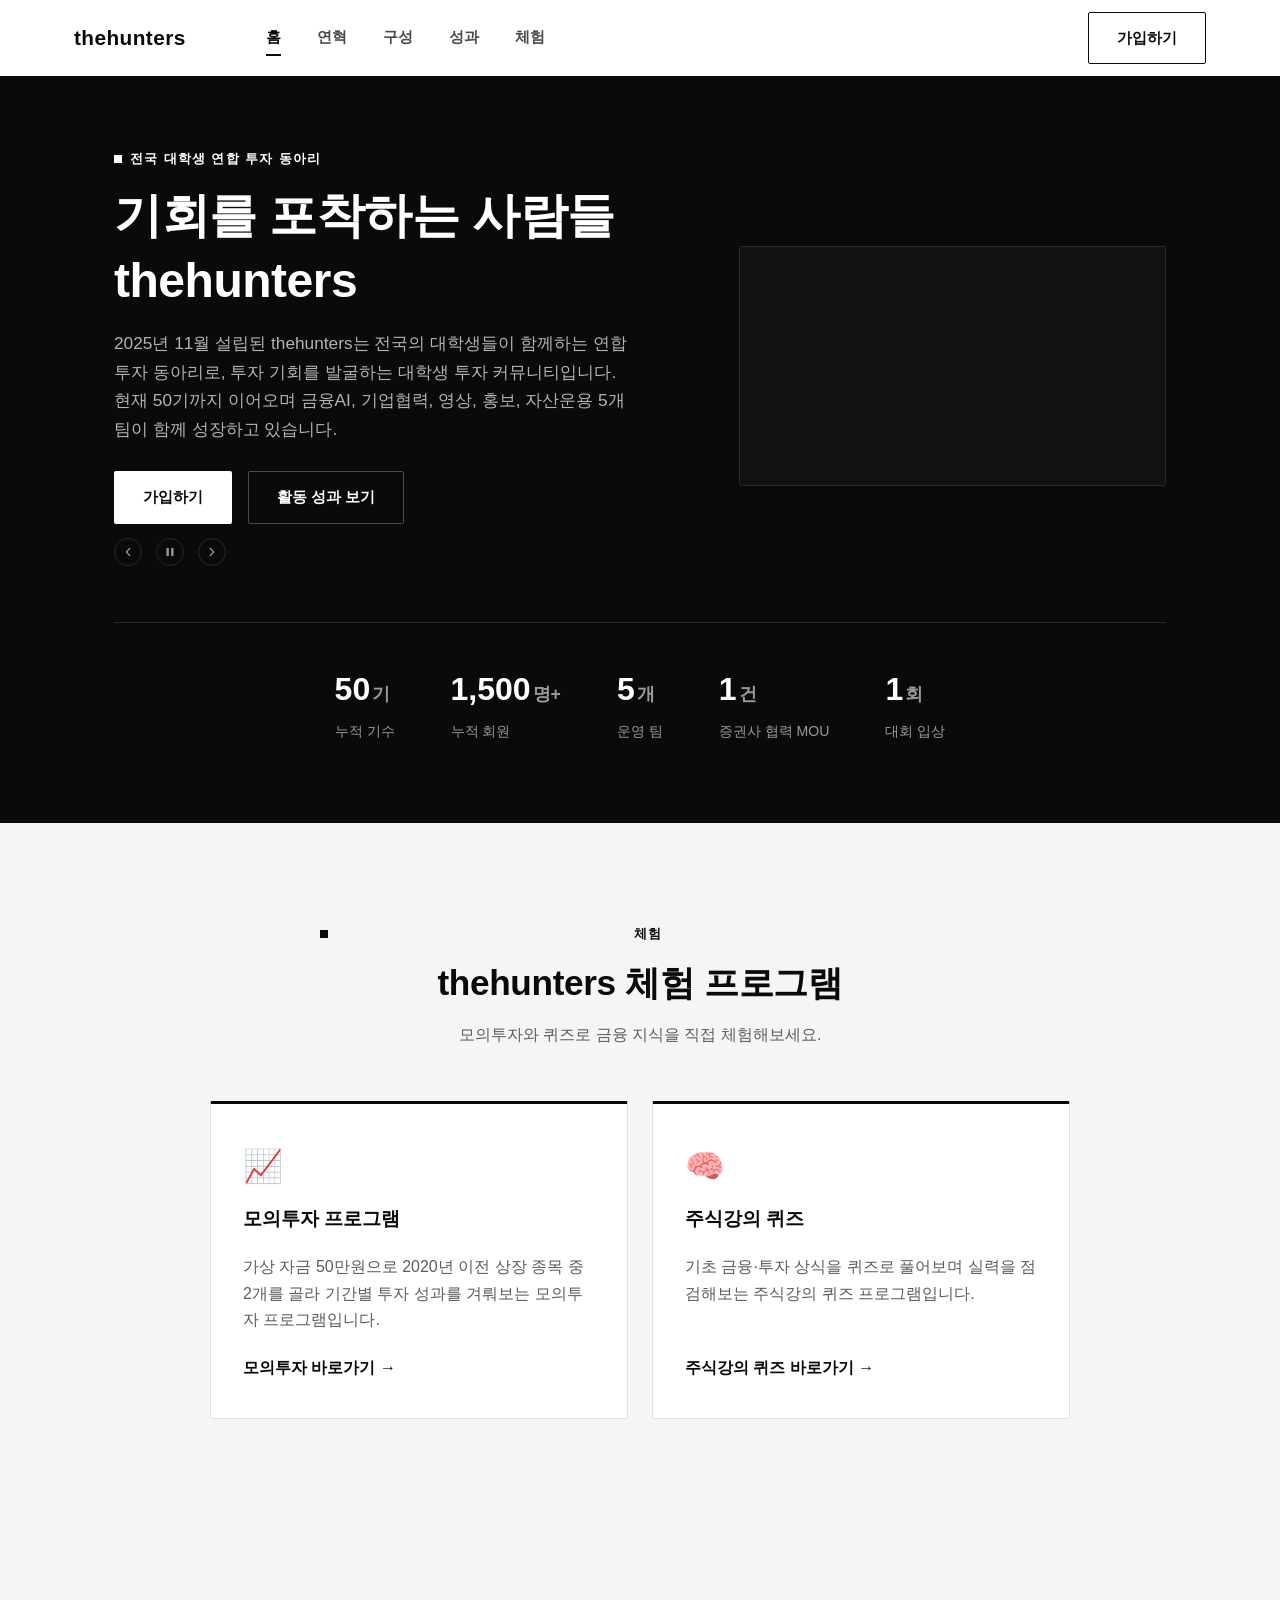
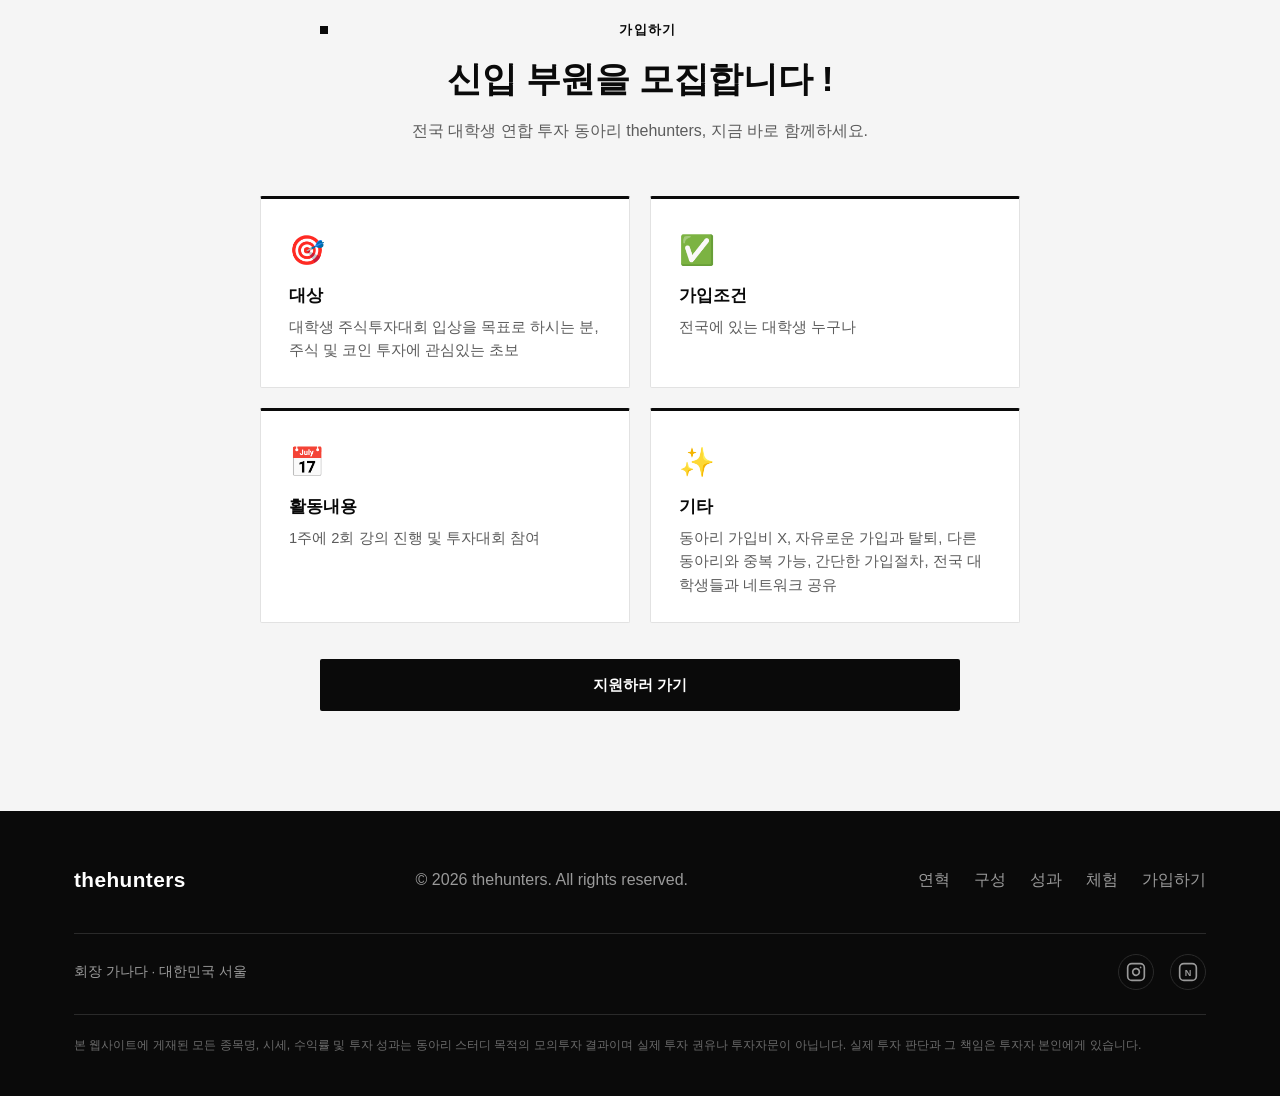
<file: index.html>
<!DOCTYPE html>
<html lang="ko">
<head>
<meta charset="UTF-8">
<meta name="viewport" content="width=device-width, initial-scale=1.0">
<title>thehunters | 전국 대학생 연합 투자 동아리</title>
<meta name="description" content="thehunters - 전국 대학생이 함께하는 연합 투자 동아리, 50기 규모의 대학생 투자 커뮤니티, 누적 회원 1,500명+">
<link rel="stylesheet" href="styles.css">
</head>
<body>

<header class="header" id="header">
  <div class="container header-inner">
    <a href="index.html" class="logo">thehunters</a>
    <nav class="nav" id="nav">
      <a href="index.html">홈</a>
      <a href="history.html">연혁</a>
      <a href="organization.html">구성</a>
      <a href="achievements.html">성과</a>
      <a href="#etc">체험</a>
    </nav>
    <a href="https://842ba78f.the-hunters.pages.dev" target="_blank" rel="noopener" class="btn btn-cta">가입하기</a>
    <button class="menu-toggle" id="menuToggle" aria-label="메뉴 열기">
      <span></span><span></span><span></span>
    </button>
  </div>
</header>

<main>
  <section class="hero" id="home">
    <div class="container hero-inner">
      <div class="hero-top">
      <div class="hero-news">
      <div class="hero-carousel" id="heroCarousel">
        <div class="hero-slide active" data-slide="0">
          <p class="eyebrow">전국 대학생 연합 투자 동아리</p>
          <h1>기회를 포착하는 사람들<br>thehunters</h1>
          <p class="hero-desc">2025년 11월 설립된 thehunters는 전국의 대학생들이 함께하는 연합 투자 동아리로, 투자 기회를 발굴하는 대학생 투자 커뮤니티입니다. 현재 50기까지 이어오며 금융AI, 기업협력, 영상, 홍보, 자산운용 5개 팀이 함께 성장하고 있습니다.</p>
          <div class="hero-actions">
            <a href="https://842ba78f.the-hunters.pages.dev" target="_blank" rel="noopener" class="btn btn-primary">가입하기</a>
            <a href="achievements.html" class="btn btn-outline">활동 성과 보기</a>
          </div>
        </div>
        <div class="hero-slide" data-slide="1">
          <p class="eyebrow">기업협력 소식</p>
          <h1>한국투자증권과<br>기업협력 MOU 체결</h1>
          <p class="hero-desc">2026년 5월, 기업협력팀 주도로 한국투자증권과 산학협력 MOU를 체결하고 동아리 주최 대회에서 입상했습니다.</p>
          <div class="hero-actions">
            <a href="post.html?id=kis-mou" class="btn btn-primary">협력 소식 보기</a>
          </div>
        </div>
        <div class="hero-slide" data-slide="2">
          <p class="eyebrow">언론·방송 소식</p>
          <h1>지상파 방송 출연,<br>누적 회원 1,500명 돌파</h1>
          <p class="hero-desc">창립 8개월 만에 누적 회원 1,500명을 돌파하며 중앙일보·경향신문·뉴스핌·SBS 등에 소개됐습니다.</p>
          <div class="hero-actions">
            <a href="post.html?id=sbs-morning" class="btn btn-primary">보도 소식 보기</a>
          </div>
        </div>
        <div class="hero-slide" data-slide="3">
          <p class="eyebrow">신입 부원 모집</p>
          <h1>50기 신입 부원을<br>모집합니다</h1>
          <p class="hero-desc">전국 대학생 연합 투자 동아리 thehunters와 함께 투자 기회를 발굴해보세요.</p>
          <div class="hero-actions">
            <a href="https://842ba78f.the-hunters.pages.dev" target="_blank" rel="noopener" class="btn btn-primary">가입하기</a>
          </div>
        </div>
      </div>
      <div class="hero-controls">
        <button type="button" class="hero-nav-btn" id="heroPrevBtn" aria-label="이전 소식">
          <svg viewBox="0 0 24 24" width="14" height="14" fill="none" stroke="currentColor" stroke-width="2" stroke-linecap="round" stroke-linejoin="round"><polyline points="15 18 9 12 15 6"/></svg>
        </button>
        <button type="button" class="hero-nav-btn hero-play-btn" id="heroPlayBtn" aria-label="일시정지">
          <svg viewBox="0 0 24 24" width="14" height="14" fill="currentColor" id="heroPlayIcon"><rect x="6" y="5" width="4" height="14"/><rect x="14" y="5" width="4" height="14"/></svg>
        </button>
        <button type="button" class="hero-nav-btn" id="heroNextBtn" aria-label="다음 소식">
          <svg viewBox="0 0 24 24" width="14" height="14" fill="none" stroke="currentColor" stroke-width="2" stroke-linecap="round" stroke-linejoin="round"><polyline points="9 18 15 12 9 6"/></svg>
        </button>
      </div>
      </div>
      <div class="hero-video-wrap">
        <video class="hero-video" id="heroVideo" src="assets/hero-video.mp4" autoplay muted loop playsinline webkit-playsinline disablepictureinpicture disableremoteplayback preload="auto"></video>
      </div>
      </div>
      <div class="hero-stats">
        <div class="stat"><strong>50<span class="unit">기</span></strong><span>누적 기수</span></div>
        <div class="stat"><strong>1,500<span class="unit">명+</span></strong><span>누적 회원</span></div>
        <div class="stat"><strong>5<span class="unit">개</span></strong><span>운영 팀</span></div>
        <div class="stat"><strong>1<span class="unit">건</span></strong><span>증권사 협력 MOU</span></div>
        <div class="stat"><strong>1<span class="unit">회</span></strong><span>대회 입상</span></div>
      </div>
    </div>
  </section>

  <section class="etc" id="etc">
    <div class="container">
      <div class="section-head">
        <p class="eyebrow">체험</p>
        <h2>thehunters 체험 프로그램</h2>
        <p class="section-desc">모의투자와 퀴즈로 금융 지식을 직접 체험해보세요.</p>
      </div>
      <div class="etc-grid">
        <a href="#mockinvest-tool" class="etc-card" id="openMockinvest">
          <div class="etc-icon">📈</div>
          <h3>모의투자 프로그램</h3>
          <p>가상 자금 50만원으로 2020년 이전 상장 종목 중 2개를 골라 기간별 투자 성과를 겨뤄보는 모의투자 프로그램입니다.</p>
          <span class="etc-link">모의투자 바로가기 →</span>
        </a>
        <a href="#quiz-tool" class="etc-card" id="openQuiz">
          <div class="etc-icon">🧠</div>
          <h3>주식강의 퀴즈</h3>
          <p>기초 금융·투자 상식을 퀴즈로 풀어보며 실력을 점검해보는 주식강의 퀴즈 프로그램입니다.</p>
          <span class="etc-link">주식강의 퀴즈 바로가기 →</span>
        </a>
      </div>
    </div>
  </section>

  <section class="tool-embed" id="mockinvest-tool" hidden>
    <div class="container">
      <div class="section-head">
        <p class="eyebrow">모의투자 프로그램</p>
        <h2>가상 자금 50만원으로 투자를 연습해보세요</h2>
        <p class="section-desc">2020년 이전에 상장된 국내 종목 중 2개를 선택해, 원하는 기간을 4구간으로 나누어 그때그때의 실제 일별 캔들차트(양봉·음봉)와 가격을 보며 매수·매도를 체험하는 모의투자 프로그램입니다. 실제 자금이 아닌 가상 자금이며, 시세는 실제 KRX 일별 시세 데이터입니다.</p>
      </div>
      <div class="tool-panel" id="mockinvestApp"></div>
    </div>
  </section>

  <section class="tool-embed tool-embed-alt" id="quiz-tool" hidden>
    <div class="container container-narrow">
      <div class="section-head">
        <p class="eyebrow">주식강의 퀴즈</p>
        <h2>회장님 강의로 배우는<br>상따하따 · 켈리공식 · 손익비</h2>
        <p class="section-desc">세 가지 주제를 기본(개념)과 심화(차트 판단)로 나누어 점검해보는 퀴즈입니다. 원하는 주제와 난이도를 골라 도전해보세요.</p>
      </div>
      <div class="quiz-card" id="quizCard"></div>
    </div>
  </section>

  <section class="contact" id="contact">
    <div class="container contact-inner">
      <div class="section-head">
        <p class="eyebrow">가입하기</p>
        <h2>신입 부원을 모집합니다 !</h2>
        <p class="section-desc">전국 대학생 연합 투자 동아리 thehunters, 지금 바로 함께하세요.</p>
      </div>
      <div class="recruit-grid">
        <div class="recruit-card">
          <div class="recruit-icon">🎯</div>
          <h3>대상</h3>
          <p>대학생 주식투자대회 입상을 목표로 하시는 분, 주식 및 코인 투자에 관심있는 초보</p>
        </div>
        <div class="recruit-card">
          <div class="recruit-icon">✅</div>
          <h3>가입조건</h3>
          <p>전국에 있는 대학생 누구나</p>
        </div>
        <div class="recruit-card">
          <div class="recruit-icon">📅</div>
          <h3>활동내용</h3>
          <p>1주에 2회 강의 진행 및 투자대회 참여</p>
        </div>
        <div class="recruit-card">
          <div class="recruit-icon">✨</div>
          <h3>기타</h3>
          <p>동아리 가입비 X, 자유로운 가입과 탈퇴, 다른 동아리와 중복 가능, 간단한 가입절차, 전국 대학생들과 네트워크 공유</p>
        </div>
      </div>
      <div class="recruit-cta">
        <a href="https://842ba78f.the-hunters.pages.dev" target="_blank" rel="noopener" class="btn btn-primary btn-block">지원하러 가기</a>
      </div>
    </div>
  </section>
</main>

<footer class="footer">
  <div class="container footer-inner-wrap">
    <div class="footer-inner">
      <a href="index.html" class="logo">thehunters</a>
      <p>&copy; <span id="year"></span> thehunters. All rights reserved.</p>
      <div class="footer-links">
        <a href="history.html">연혁</a>
        <a href="organization.html">구성</a>
        <a href="achievements.html">성과</a>
        <a href="#etc">체험</a>
        <a href="https://842ba78f.the-hunters.pages.dev" target="_blank" rel="noopener">가입하기</a>
      </div>
    </div>
    <div class="footer-contact">
      <p class="footer-meta">회장 가나다 · 대한민국 서울</p>
      <div class="footer-social">
        <a href="https://www.instagram.com/thehunters.investment/" target="_blank" rel="noopener" class="footer-icon" aria-label="인스타그램" title="인스타그램">
          <svg viewBox="0 0 24 24" width="20" height="20" fill="none" stroke="currentColor" stroke-width="2" stroke-linecap="round" stroke-linejoin="round">
            <rect x="2" y="2" width="20" height="20" rx="5"/>
            <path d="M16 11.37A4 4 0 1 1 12.63 8 4 4 0 0 1 16 11.37z"/>
            <line x1="17.5" y1="6.5" x2="17.51" y2="6.5"/>
          </svg>
        </a>
        <a href="https://cafe.naver.com/f-e/cafes/31650384/menus/45?viewType=L" target="_blank" rel="noopener" class="footer-icon" aria-label="네이버 카페" title="네이버 카페">
          <svg viewBox="0 0 24 24" width="20" height="20" fill="none" stroke="currentColor" stroke-width="2" stroke-linecap="round" stroke-linejoin="round">
            <rect x="2" y="2" width="20" height="20" rx="5"/>
            <text x="12" y="16.5" text-anchor="middle" fill="currentColor" stroke="none" font-size="11" font-weight="800">N</text>
          </svg>
        </a>
      </div>
    </div>
    <p class="disclaimer">본 웹사이트에 게재된 모든 종목명, 시세, 수익률 및 투자 성과는 동아리 스터디 목적의 모의투자 결과이며 실제 투자 권유나 투자자문이 아닙니다. 실제 투자 판단과 그 책임은 투자자 본인에게 있습니다.</p>
  </div>
</footer>

<script src="script.js"></script>
</body>
</html>
</file>
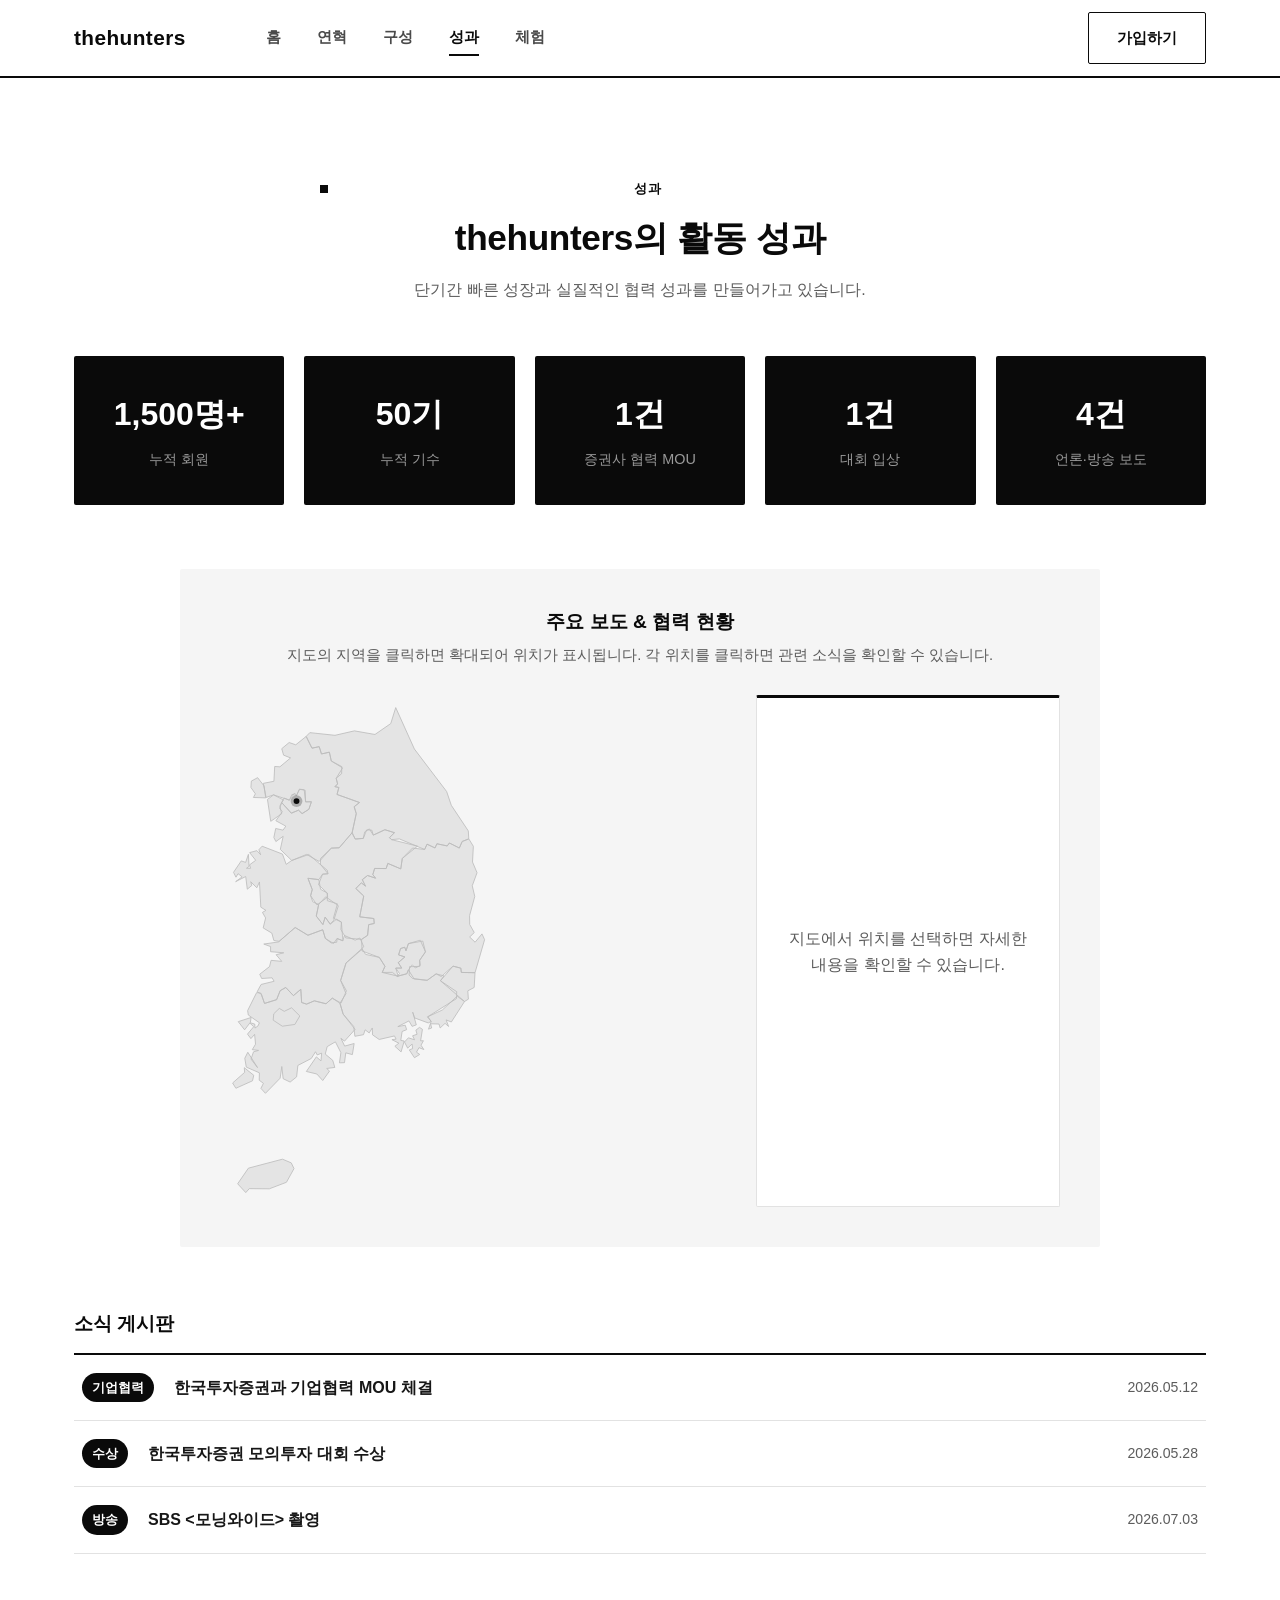
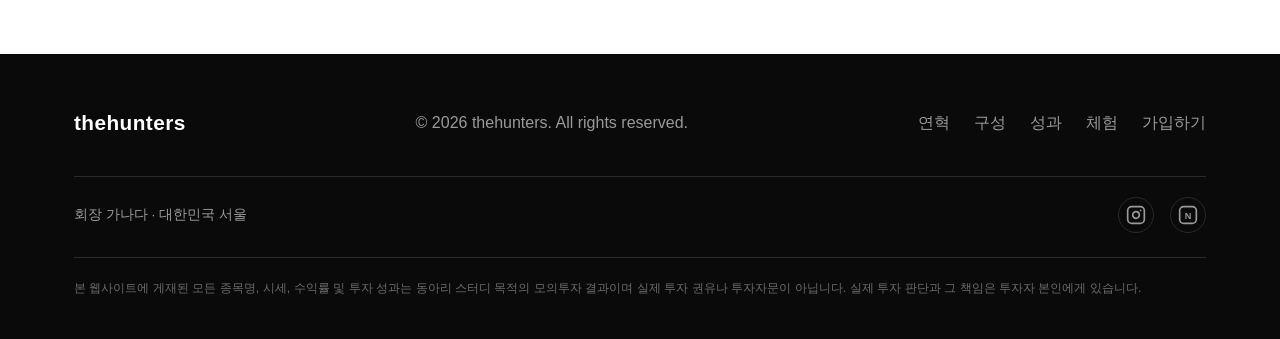
<file: achievements.html>
<!DOCTYPE html>
<html lang="ko">
<head>
<meta charset="UTF-8">
<meta name="viewport" content="width=device-width, initial-scale=1.0">
<title>성과 | thehunters</title>
<meta name="description" content="thehunters의 활동 성과와 소식을 확인하세요.">
<link rel="stylesheet" href="styles.css">
</head>
<body>

<header class="header" id="header">
  <div class="container header-inner">
    <a href="index.html" class="logo">thehunters</a>
    <nav class="nav" id="nav">
      <a href="index.html">홈</a>
      <a href="history.html">연혁</a>
      <a href="organization.html">구성</a>
      <a href="achievements.html">성과</a>
      <a href="index.html#etc">체험</a>
    </nav>
    <a href="https://842ba78f.the-hunters.pages.dev" target="_blank" rel="noopener" class="btn btn-cta">가입하기</a>
    <button class="menu-toggle" id="menuToggle" aria-label="메뉴 열기">
      <span></span><span></span><span></span>
    </button>
  </div>
</header>

<main>
  <section class="achievements" id="achievements">
    <div class="container">
      <div class="section-head">
        <p class="eyebrow">성과</p>
        <h2>thehunters의 활동 성과</h2>
        <p class="section-desc">단기간 빠른 성장과 실질적인 협력 성과를 만들어가고 있습니다.</p>
      </div>

      <div class="achievement-stats">
        <div class="stat-card"><strong>1,500명+</strong><span>누적 회원</span></div>
        <div class="stat-card"><strong>50기</strong><span>누적 기수</span></div>
        <div class="stat-card"><strong>1건</strong><span>증권사 협력 MOU</span></div>
        <div class="stat-card"><strong>1건</strong><span>대회 입상</span></div>
        <div class="stat-card"><strong>4건</strong><span>언론·방송 보도</span></div>
      </div>

      <div class="media-map">
        <h3>주요 보도 &amp; 협력 현황</h3>
        <p class="media-map-desc">지도의 지역을 클릭하면 확대되어 위치가 표시됩니다. 각 위치를 클릭하면 관련 소식을 확인할 수 있습니다.</p>
        <div class="media-map-body">
          <svg class="kr-map" viewBox="-15 -15 600 610" role="img" aria-labelledby="krMapTitle">
            <title id="krMapTitle">대한민국 지도와 thehunters 보도·협력 위치</title>
            <path class="kr-shape" d="M 288.6,315.6 L 272.3,315.3 L 271.7,310.2 L 262.4,307.8 L 248.4,320.2 L 242.3,317.0 L 231.6,324.7 L 214.3,322.5 L 210.1,318.5 L 210.7,308.4 L 222.7,308.1 L 222.7,300.8 L 229.6,290.8 L 223.4,276.9 L 209.3,281.0 L 206.4,289.5 L 204.9,285.3 L 200.0,286.8 L 197.6,294.4 L 205.1,296.8 L 197.2,303.6 L 201.3,310.1 L 194.2,310.1 L 197.2,319.8 L 178.1,315.3 L 181.4,308.0 L 174.7,297.4 L 154.2,289.8 L 153.5,276.0 L 160.7,271.1 L 162.0,258.4 L 168.6,257.0 L 168.1,251.1 L 151.3,249.1 L 156.1,224.3 L 146.7,215.4 L 153.3,208.6 L 158.2,212.6 L 154.4,204.8 L 160.7,199.9 L 170.2,203.1 L 166.9,198.8 L 169.1,191.5 L 182.8,191.6 L 184.8,185.5 L 200.2,192.0 L 202.0,179.6 L 214.2,167.2 L 228.6,168.9 L 231.5,162.6 L 241.0,167.1 L 243.2,162.1 L 255.5,164.7 L 258.1,161.2 L 269.9,167.2 L 273.3,159.4 L 281.2,156.3 L 286.6,165.1 L 285.6,183.8 L 291.0,196.6 L 285.3,212.1 L 288.3,224.8 L 282.1,247.7 L 282.3,258.2 L 287.7,267.8 L 282.2,273.1 L 288.7,279.3 L 296.9,269.4 L 300.0,276.3 L 288.6,315.6 Z M 281.2,156.3 L 273.3,159.4 L 269.9,167.2 L 258.1,161.2 L 255.5,164.7 L 243.2,162.1 L 241.0,167.1 L 231.5,162.6 L 228.6,168.9 L 198.5,156.3 L 189.2,157.2 L 186.8,154.8 L 192.7,148.9 L 181.3,145.4 L 167.5,151.8 L 162.8,144.4 L 157.3,147.9 L 155.6,155.7 L 146.0,156.5 L 142.1,149.5 L 147.2,126.2 L 144.7,118.0 L 151.1,113.0 L 124.3,103.4 L 126.5,95.1 L 121.8,94.1 L 125.0,90.9 L 123.3,84.2 L 130.9,71.8 L 117.5,63.6 L 115.2,53.1 L 105.8,55.2 L 103.1,46.5 L 94.5,48.3 L 87.6,34.3 L 91.9,29.8 L 121.9,33.0 L 145.0,27.7 L 169.5,32.0 L 188.3,19.0 L 194.2,0.0 L 216.4,49.3 L 254.8,99.9 L 260.4,116.4 L 280.6,146.8 L 281.2,156.3 Z M 127.8,352.0 L 131.6,364.9 L 145.8,383.1 L 133.2,397.1 L 128.9,393.6 L 133.4,403.0 L 144.7,399.9 L 142.6,413.1 L 134.7,411.0 L 133.2,422.7 L 127.2,422.9 L 128.9,410.8 L 122.4,397.9 L 112.6,403.6 L 110.3,412.5 L 119.2,419.9 L 121.7,428.4 L 112.0,429.6 L 115.4,432.7 L 107.3,444.0 L 100.3,436.2 L 87.8,433.2 L 99.7,415.8 L 105.2,420.6 L 106.0,411.4 L 100.7,413.5 L 98.7,409.7 L 93.7,417.7 L 77.7,426.0 L 76.2,439.6 L 68.5,445.8 L 60.2,441.8 L 58.6,427.3 L 56.6,441.2 L 39.1,459.2 L 33.7,453.3 L 36.7,447.3 L 31.7,443.6 L 31.9,434.8 L 16.3,428.0 L 14.5,417.5 L 18.1,410.3 L 29.7,428.6 L 21.9,418.4 L 24.9,409.8 L 30.9,408.1 L 23.4,407.2 L 27.3,400.7 L 26.2,389.0 L 21.8,394.1 L 17.7,388.7 L 25.1,379.9 L 20.5,375.5 L 14.3,383.6 L 6.7,373.9 L 22.0,368.9 L 21.1,375.2 L 26.4,376.8 L 26.6,381.5 L 30.2,379.0 L 31.9,375.2 L 18.7,366.0 L 17.9,360.7 L 28.6,339.3 L 33.5,339.8 L 38.0,352.2 L 52.4,347.7 L 56.6,337.0 L 63.3,333.2 L 72.4,342.9 L 81.2,335.4 L 82.2,351.1 L 88.1,353.0 L 97.3,349.1 L 111.2,352.6 L 118.7,345.9 L 127.8,352.0 Z M 142.4,148.8 L 126.9,166.9 L 117.5,167.3 L 103.1,183.2 L 88.0,174.8 L 70.4,182.0 L 56.8,168.8 L 60.2,153.2 L 51.5,159.5 L 49.1,154.6 L 51.3,143.9 L 60.1,145.9 L 63.3,141.1 L 51.5,134.7 L 59.2,123.9 L 56.1,120.1 L 58.3,112.9 L 69.9,125.7 L 78.5,122.1 L 82.7,126.2 L 90.8,121.1 L 93.8,112.1 L 86.9,112.2 L 85.2,97.7 L 79.6,97.2 L 76.1,104.6 L 70.7,103.3 L 67.6,110.2 L 48.8,103.9 L 39.9,107.0 L 36.5,90.2 L 49.2,87.7 L 50.1,70.1 L 56.3,70.5 L 69.0,59.9 L 60.7,56.6 L 58.5,48.9 L 67.3,41.6 L 75.2,44.3 L 87.6,34.3 L 94.5,48.3 L 103.1,46.5 L 105.8,55.2 L 115.2,53.1 L 117.5,63.6 L 130.0,70.2 L 129.8,78.7 L 123.3,84.2 L 125.0,90.9 L 121.8,94.1 L 126.5,95.1 L 124.3,103.4 L 151.1,113.0 L 144.7,118.0 L 147.2,126.2 L 142.4,148.8 Z M 195.9,319.9 L 207.4,316.9 L 209.3,312.3 L 216.2,323.1 L 231.6,324.7 L 242.3,317.0 L 251.7,319.4 L 247.4,325.2 L 266.8,338.2 L 266.5,346.5 L 232.2,368.1 L 236.4,373.6 L 232.9,375.4 L 216.8,369.5 L 214.4,362.6 L 218.7,377.7 L 213.7,379.5 L 209.9,373.0 L 196.7,379.8 L 205.5,378.1 L 207.2,383.4 L 201.8,385.6 L 200.2,396.2 L 204.3,396.9 L 200.6,409.9 L 193.2,403.2 L 197.9,399.5 L 189.7,395.3 L 194.6,394.7 L 192.7,390.9 L 174.5,395.1 L 166.6,389.6 L 166.3,381.4 L 162.6,387.3 L 157.8,383.6 L 155.8,389.4 L 145.6,391.3 L 144.2,379.6 L 131.6,364.9 L 127.8,352.0 L 135.0,340.6 L 128.6,324.8 L 135.0,304.1 L 154.4,287.5 L 158.3,293.8 L 174.7,297.4 L 181.4,308.0 L 178.1,315.3 L 190.3,315.2 L 195.9,319.9 Z M 70.4,182.0 L 90.6,174.9 L 112.7,193.7 L 113.6,197.8 L 107.1,198.3 L 102.7,204.8 L 89.7,203.2 L 94.8,216.6 L 92.9,223.9 L 95.5,231.3 L 102.5,234.3 L 99.6,248.2 L 107.5,258.3 L 110.2,249.4 L 116.2,257.8 L 123.8,251.9 L 129.5,255.3 L 131.3,277.6 L 124.4,274.9 L 124.0,279.3 L 117.4,280.2 L 110.4,274.8 L 107.3,264.5 L 89.7,271.0 L 74.5,261.8 L 55.4,278.3 L 49.1,277.3 L 46.7,268.5 L 36.4,262.3 L 39.3,250.4 L 35.5,243.8 L 39.7,241.4 L 33.6,237.6 L 32.0,207.6 L 28.8,214.5 L 21.6,207.3 L 22.9,211.7 L 17.5,216.2 L 15.6,201.1 L 3.6,207.2 L 11.3,201.5 L 6.5,197.7 L 4.0,201.9 L 1.1,196.1 L 10.3,182.5 L 15.5,184.3 L 18.8,174.7 L 19.6,189.1 L 16.5,191.3 L 21.4,191.3 L 20.2,187.2 L 27.5,181.8 L 20.3,172.6 L 28.9,170.3 L 33.4,175.2 L 31.3,169.2 L 35.1,165.0 L 59.4,174.4 L 63.8,186.6 L 70.4,182.0 Z M 133.0,271.2 L 145.9,276.9 L 151.5,274.3 L 156.2,284.7 L 135.0,304.1 L 128.6,324.8 L 135.5,337.2 L 129.1,351.8 L 118.7,345.9 L 111.2,352.6 L 97.3,349.1 L 88.1,353.0 L 82.2,351.1 L 81.2,335.4 L 72.4,342.9 L 63.3,333.2 L 56.6,337.0 L 52.4,347.7 L 38.0,352.2 L 34.3,341.1 L 29.2,338.3 L 33.9,329.6 L 49.4,325.8 L 47.0,321.7 L 34.6,322.5 L 32.3,317.4 L 44.0,308.3 L 45.8,300.9 L 58.5,302.1 L 51.8,294.2 L 60.9,291.9 L 45.2,290.6 L 45.2,284.5 L 37.1,281.5 L 54.6,279.0 L 74.5,261.8 L 89.7,271.0 L 107.3,264.5 L 110.4,274.8 L 120.1,280.8 L 124.4,274.9 L 131.3,277.6 L 133.0,271.2 Z M 220.1,164.9 L 202.0,179.6 L 200.2,192.0 L 184.8,185.5 L 182.8,191.6 L 169.1,191.5 L 166.9,198.8 L 170.2,203.1 L 160.7,199.9 L 154.4,204.8 L 158.2,212.6 L 153.3,208.6 L 146.7,215.4 L 156.1,224.3 L 151.3,249.1 L 168.1,251.1 L 168.6,257.0 L 162.0,258.4 L 160.7,271.1 L 153.5,276.0 L 134.8,274.2 L 128.9,264.2 L 129.5,255.3 L 120.0,250.8 L 124.8,233.6 L 112.8,229.9 L 112.7,220.8 L 102.2,210.8 L 107.1,198.3 L 113.6,197.8 L 104.5,186.5 L 104.8,179.5 L 117.5,167.3 L 126.9,166.9 L 142.4,148.8 L 146.0,156.5 L 155.6,155.7 L 159.6,145.6 L 165.7,145.9 L 167.5,151.8 L 181.3,145.4 L 192.7,148.9 L 186.8,154.8 L 189.2,157.2 L 220.1,164.9 Z M 59.4,537.6 L 69.8,542.0 L 73.1,548.8 L 64.1,565.1 L 43.7,572.9 L 19.8,572.7 L 15.7,577.4 L 6.0,566.9 L 18.8,548.3 L 59.4,537.6 Z M 288.6,315.6 L 287.6,333.2 L 280.0,337.2 L 280.7,347.1 L 276.1,349.9 L 247.4,325.2 L 262.4,307.8 L 271.7,310.2 L 272.3,315.3 L 288.6,315.6 Z M 209.3,312.3 L 207.4,316.9 L 195.9,319.9 L 198.7,316.6 L 194.2,310.1 L 201.3,310.1 L 197.2,303.6 L 205.1,296.8 L 197.6,294.4 L 200.0,286.8 L 204.9,285.3 L 206.4,289.5 L 209.3,281.0 L 226.4,277.9 L 229.6,290.8 L 222.7,300.8 L 223.5,306.9 L 217.6,310.0 L 213.9,306.2 L 209.3,312.3 Z M 276.1,349.9 L 260.4,374.3 L 254.2,371.8 L 257.1,379.6 L 252.9,375.9 L 247.1,381.4 L 245.7,376.7 L 235.7,376.4 L 237.0,381.4 L 233.2,382.8 L 236.4,373.6 L 232.2,368.1 L 249.7,360.0 L 267.3,343.6 L 276.1,349.9 Z M 58.3,112.9 L 61.5,107.6 L 67.6,110.2 L 73.7,101.7 L 76.1,104.6 L 79.6,97.2 L 86.4,98.5 L 86.9,112.2 L 93.8,112.1 L 90.8,121.1 L 82.7,126.2 L 78.5,122.1 L 69.9,125.7 L 58.3,112.9 Z M 120.5,253.1 L 116.2,257.8 L 110.2,249.4 L 107.5,258.3 L 99.6,248.2 L 102.5,234.3 L 110.9,225.2 L 125.9,235.9 L 120.5,253.1 Z M 70.2,357.4 L 80.0,367.1 L 74.1,377.2 L 59.2,379.3 L 48.3,372.1 L 49.0,364.5 L 55.6,358.1 L 61.5,361.6 L 70.2,357.4 Z M 102.7,204.8 L 104.7,216.3 L 112.7,220.8 L 113.1,225.7 L 100.4,234.9 L 92.9,223.9 L 94.8,216.6 L 89.7,203.2 L 102.7,204.8 Z M 60.5,109.9 L 56.3,117.1 L 58.4,126.4 L 45.4,135.4 L 41.5,109.3 L 48.8,103.9 L 60.5,109.9 Z M 222.5,380.7 L 226.0,383.0 L 223.8,396.7 L 227.2,396.6 L 224.3,401.9 L 227.7,407.1 L 221.9,404.8 L 218.9,410.2 L 222.8,412.9 L 216.5,416.8 L 210.3,407.5 L 214.3,406.0 L 213.7,400.5 L 208.4,405.4 L 204.6,398.1 L 209.3,393.1 L 216.6,395.5 L 214.3,390.7 L 219.6,388.9 L 218.2,384.0 L 222.5,380.7 Z M 13.9,428.7 L 25.2,437.7 L 23.7,444.3 L 3.9,453.2 L 0.0,446.9 L 14.3,434.3 L 13.9,428.7 Z M 37.5,93.3 L 39.4,107.5 L 24.8,107.0 L 27.1,102.6 L 21.8,95.1 L 22.3,87.5 L 29.8,83.4 L 37.5,93.3 Z" />
            <g class="seoul-dot" id="seoulDot" tabindex="0" role="button" aria-label="서울 지역 확대 보기">
              <circle class="pulse" cx="76.1" cy="111.3" r="7" />
              <circle class="dot" cx="76.1" cy="111.3" r="3.5" />
            </g>

            <g class="seoul-zoom" id="seoulZoom">
              <line class="leader-line" x1="76.1" y1="111.3" x2="270" y2="150" />
              <circle class="inset-bubble" cx="420" cy="150" r="150" />

              <g class="media-pin" data-key="khan" tabindex="0" role="button" aria-label="경향신문 위치, 클릭하여 소식 보기">
                <rect class="pin-hit" x="464" y="36" width="60" height="66" />
                <line class="pin-leader" x1="518.2" y1="94.5" x2="490" y2="58" />
                <circle class="pin-dot" cx="518.2" cy="94.5" r="7" />
                <text x="486" y="54" text-anchor="end">경향신문</text>
              </g>
              <g class="media-pin" data-key="joongang" tabindex="0" role="button" aria-label="중앙일보 위치, 클릭하여 소식 보기">
                <rect class="pin-hit" x="495" y="95" width="70" height="55" />
                <line class="pin-leader" x1="530.0" y1="99.8" x2="530" y2="128" />
                <circle class="pin-dot" cx="530.0" cy="99.8" r="7" />
                <text x="530" y="144" text-anchor="middle">중앙일보</text>
              </g>
              <g class="media-pin" data-key="kis" tabindex="0" role="button" aria-label="한국투자증권 위치, 클릭하여 소식 보기">
                <rect class="pin-hit" x="426" y="140" width="80" height="40" />
                <line class="pin-leader" x1="436.5" y1="195.9" x2="472" y2="167" />
                <circle class="pin-dot" cx="436.5" cy="195.9" r="7" />
                <text x="476" y="164">한국투자증권</text>
              </g>
              <g class="media-pin" data-key="newspim" tabindex="0" role="button" aria-label="뉴스핌 위치, 클릭하여 소식 보기">
                <rect class="pin-hit" x="418" y="200" width="70" height="45" />
                <line class="pin-leader" x1="428.4" y1="205.5" x2="470" y2="230" />
                <circle class="pin-dot" cx="428.4" cy="205.5" r="7" />
                <text x="474" y="234">뉴스핌</text>
              </g>
              <g class="media-pin" data-key="sbs" tabindex="0" role="button" aria-label="SBS 위치, 클릭하여 소식 보기">
                <rect class="pin-hit" x="255" y="175" width="65" height="45" />
                <line class="pin-leader" x1="310.0" y1="193.9" x2="285" y2="208" />
                <circle class="pin-dot" cx="310.0" cy="193.9" r="7" />
                <text x="281" y="212" text-anchor="end">SBS</text>
              </g>
            </g>
          </svg>

          <div class="media-detail" id="mediaDetail">
            <p class="media-detail-placeholder">지도에서 위치를 선택하면 자세한 내용을 확인할 수 있습니다.</p>
          </div>
        </div>
      </div>

      <div class="board">
        <div class="board-head">
          <h3>소식 게시판</h3>
        </div>
        <div class="board-list" id="boardList"></div>
      </div>
    </div>
  </section>
</main>

<footer class="footer">
  <div class="container footer-inner-wrap">
    <div class="footer-inner">
      <a href="index.html" class="logo">thehunters</a>
      <p>&copy; <span id="year"></span> thehunters. All rights reserved.</p>
      <div class="footer-links">
        <a href="history.html">연혁</a>
        <a href="organization.html">구성</a>
        <a href="achievements.html">성과</a>
        <a href="index.html#etc">체험</a>
        <a href="https://842ba78f.the-hunters.pages.dev" target="_blank" rel="noopener">가입하기</a>
      </div>
    </div>
    <div class="footer-contact">
      <p class="footer-meta">회장 가나다 · 대한민국 서울</p>
      <div class="footer-social">
        <a href="https://www.instagram.com/thehunters.investment/" target="_blank" rel="noopener" class="footer-icon" aria-label="인스타그램" title="인스타그램">
          <svg viewBox="0 0 24 24" width="20" height="20" fill="none" stroke="currentColor" stroke-width="2" stroke-linecap="round" stroke-linejoin="round">
            <rect x="2" y="2" width="20" height="20" rx="5"/>
            <path d="M16 11.37A4 4 0 1 1 12.63 8 4 4 0 0 1 16 11.37z"/>
            <line x1="17.5" y1="6.5" x2="17.51" y2="6.5"/>
          </svg>
        </a>
        <a href="https://cafe.naver.com/f-e/cafes/31650384/menus/45?viewType=L" target="_blank" rel="noopener" class="footer-icon" aria-label="네이버 카페" title="네이버 카페">
          <svg viewBox="0 0 24 24" width="20" height="20" fill="none" stroke="currentColor" stroke-width="2" stroke-linecap="round" stroke-linejoin="round">
            <rect x="2" y="2" width="20" height="20" rx="5"/>
            <text x="12" y="16.5" text-anchor="middle" fill="currentColor" stroke="none" font-size="11" font-weight="800">N</text>
          </svg>
        </a>
      </div>
    </div>
    <p class="disclaimer">본 웹사이트에 게재된 모든 종목명, 시세, 수익률 및 투자 성과는 동아리 스터디 목적의 모의투자 결과이며 실제 투자 권유나 투자자문이 아닙니다. 실제 투자 판단과 그 책임은 투자자 본인에게 있습니다.</p>
  </div>
</footer>

<script src="script.js"></script>
</body>
</html>
</file>
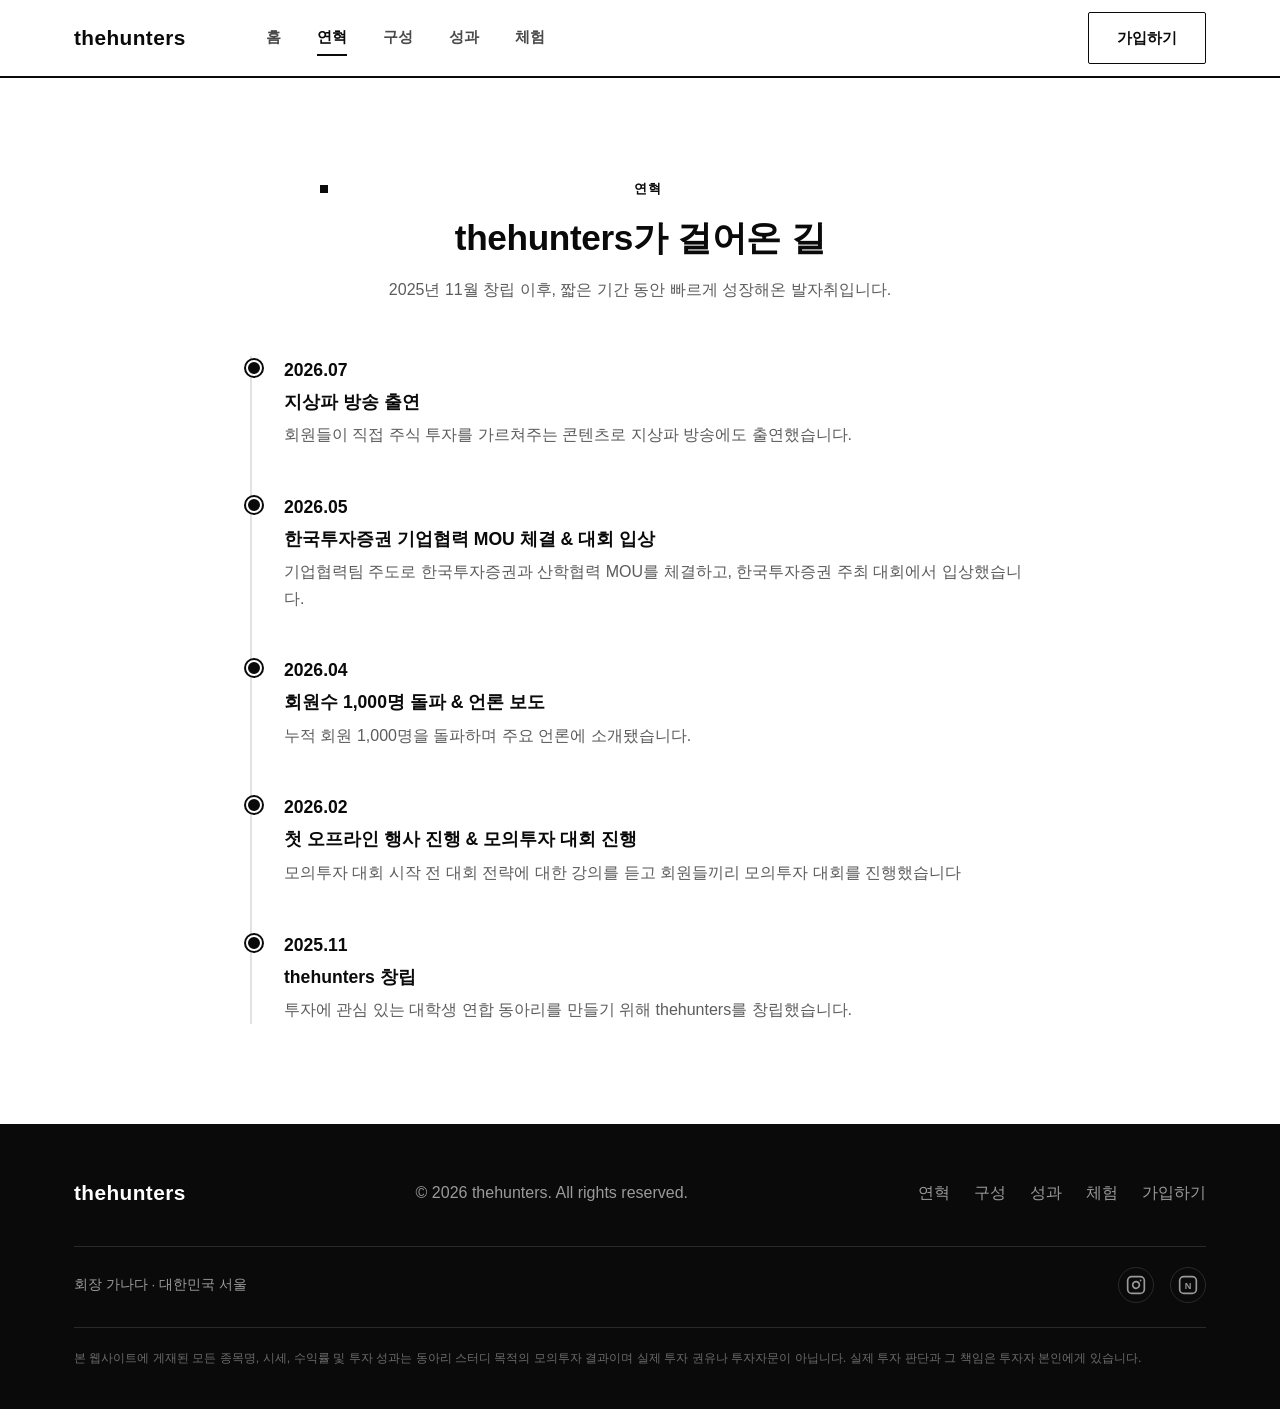
<file: history.html>
<!DOCTYPE html>
<html lang="ko">
<head>
<meta charset="UTF-8">
<meta name="viewport" content="width=device-width, initial-scale=1.0">
<title>연혁 | thehunters</title>
<meta name="description" content="thehunters 창립부터 지금까지의 발자취를 확인하세요.">
<link rel="stylesheet" href="styles.css">
</head>
<body>

<header class="header" id="header">
  <div class="container header-inner">
    <a href="index.html" class="logo">thehunters</a>
    <nav class="nav" id="nav">
      <a href="index.html">홈</a>
      <a href="history.html">연혁</a>
      <a href="organization.html">구성</a>
      <a href="achievements.html">성과</a>
      <a href="index.html#etc">체험</a>
    </nav>
    <a href="https://842ba78f.the-hunters.pages.dev" target="_blank" rel="noopener" class="btn btn-cta">가입하기</a>
    <button class="menu-toggle" id="menuToggle" aria-label="메뉴 열기">
      <span></span><span></span><span></span>
    </button>
  </div>
</header>

<main>
  <section class="history" id="history">
    <div class="container">
      <div class="section-head">
        <p class="eyebrow">연혁</p>
        <h2>thehunters가 걸어온 길</h2>
        <p class="section-desc">2025년 11월 창립 이후, 짧은 기간 동안 빠르게 성장해온 발자취입니다.</p>
      </div>
      <ol class="timeline">
        <li class="timeline-item">
          <div class="timeline-year">2026.07</div>
          <div class="timeline-content">
            <h3>지상파 방송 출연</h3>
            <p> 회원들이 직접 주식 투자를 가르쳐주는 콘텐츠로 지상파 방송에도 출연했습니다.</p>
          </div>
        </li>
        <li class="timeline-item">
          <div class="timeline-year">2026.05</div>
          <div class="timeline-content">
            <h3>한국투자증권 기업협력 MOU 체결 &amp; 대회 입상</h3>
            <p>기업협력팀 주도로 한국투자증권과 산학협력 MOU를 체결하고, 한국투자증권 주최 대회에서 입상했습니다.</p>
          </div>
        </li>
        <li class="timeline-item">
          <div class="timeline-year">2026.04</div>
          <div class="timeline-content">
            <h3>회원수 1,000명 돌파 &amp; 언론 보도</h3>
            <p>누적 회원 1,000명을 돌파하며 주요 언론에 소개됐습니다.</p>
          </div>
        </li>
        <li class="timeline-item">
          <div class="timeline-year">2026.02</div>
          <div class="timeline-content">
            <h3>첫 오프라인 행사 진행 &amp; 모의투자 대회 진행</h3>
            <p> 모의투자 대회 시작 전 대회 전략에 대한 강의를 듣고 회원들끼리 모의투자 대회를 진행했습니다</p>
          </div>
        </li>
        <li class="timeline-item">
          <div class="timeline-year">2025.11</div>
          <div class="timeline-content">
            <h3>thehunters 창립</h3>
            <p>투자에 관심 있는 대학생 연합 동아리를 만들기 위해 thehunters를 창립했습니다.</p>
          </div>
        </li>
      </ol>
    </div>
  </section>
</main>

<footer class="footer">
  <div class="container footer-inner-wrap">
    <div class="footer-inner">
      <a href="index.html" class="logo">thehunters</a>
      <p>&copy; <span id="year"></span> thehunters. All rights reserved.</p>
      <div class="footer-links">
        <a href="history.html">연혁</a>
        <a href="organization.html">구성</a>
        <a href="achievements.html">성과</a>
        <a href="index.html#etc">체험</a>
        <a href="https://842ba78f.the-hunters.pages.dev" target="_blank" rel="noopener">가입하기</a>
      </div>
    </div>
    <div class="footer-contact">
      <p class="footer-meta">회장 가나다 · 대한민국 서울</p>
      <div class="footer-social">
        <a href="https://www.instagram.com/thehunters.investment/" target="_blank" rel="noopener" class="footer-icon" aria-label="인스타그램" title="인스타그램">
          <svg viewBox="0 0 24 24" width="20" height="20" fill="none" stroke="currentColor" stroke-width="2" stroke-linecap="round" stroke-linejoin="round">
            <rect x="2" y="2" width="20" height="20" rx="5"/>
            <path d="M16 11.37A4 4 0 1 1 12.63 8 4 4 0 0 1 16 11.37z"/>
            <line x1="17.5" y1="6.5" x2="17.51" y2="6.5"/>
          </svg>
        </a>
        <a href="https://cafe.naver.com/f-e/cafes/31650384/menus/45?viewType=L" target="_blank" rel="noopener" class="footer-icon" aria-label="네이버 카페" title="네이버 카페">
          <svg viewBox="0 0 24 24" width="20" height="20" fill="none" stroke="currentColor" stroke-width="2" stroke-linecap="round" stroke-linejoin="round">
            <rect x="2" y="2" width="20" height="20" rx="5"/>
            <text x="12" y="16.5" text-anchor="middle" fill="currentColor" stroke="none" font-size="11" font-weight="800">N</text>
          </svg>
        </a>
      </div>
    </div>
    <p class="disclaimer">본 웹사이트에 게재된 모든 종목명, 시세, 수익률 및 투자 성과는 동아리 스터디 목적의 모의투자 결과이며 실제 투자 권유나 투자자문이 아닙니다. 실제 투자 판단과 그 책임은 투자자 본인에게 있습니다.</p>
  </div>
</footer>

<script src="script.js"></script>
</body>
</html>
</file>
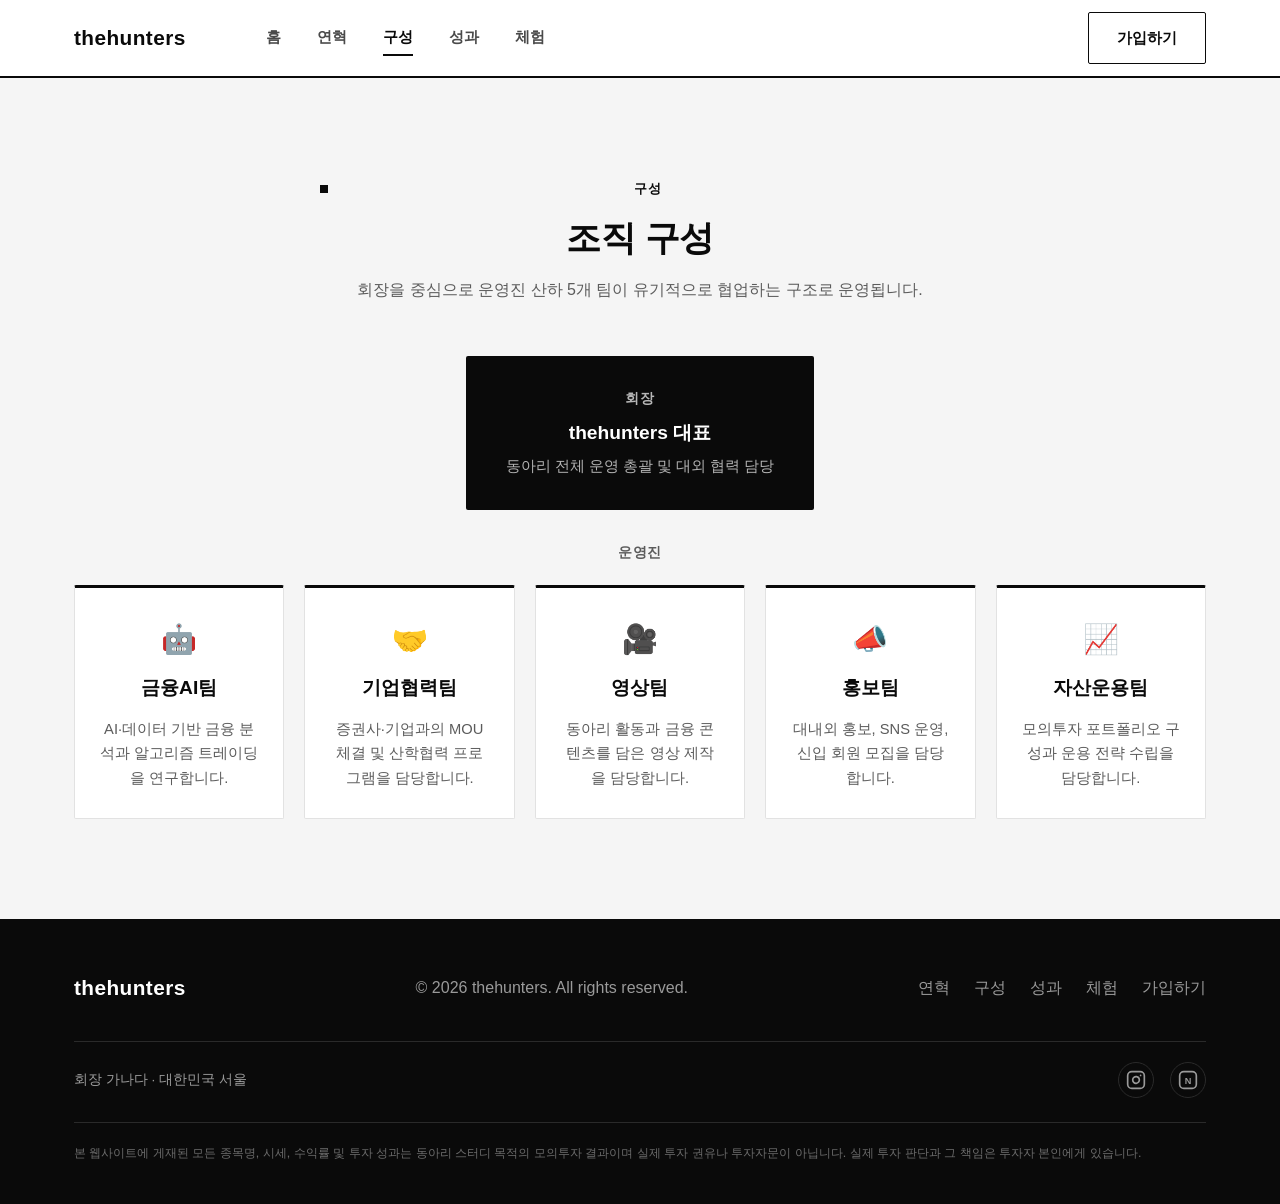
<file: organization.html>
<!DOCTYPE html>
<html lang="ko">
<head>
<meta charset="UTF-8">
<meta name="viewport" content="width=device-width, initial-scale=1.0">
<title>구성 | thehunters</title>
<meta name="description" content="thehunters의 조직 구성을 확인하세요.">
<link rel="stylesheet" href="styles.css">
</head>
<body>

<header class="header" id="header">
  <div class="container header-inner">
    <a href="index.html" class="logo">thehunters</a>
    <nav class="nav" id="nav">
      <a href="index.html">홈</a>
      <a href="history.html">연혁</a>
      <a href="organization.html">구성</a>
      <a href="achievements.html">성과</a>
      <a href="index.html#etc">체험</a>
    </nav>
    <a href="https://842ba78f.the-hunters.pages.dev" target="_blank" rel="noopener" class="btn btn-cta">가입하기</a>
    <button class="menu-toggle" id="menuToggle" aria-label="메뉴 열기">
      <span></span><span></span><span></span>
    </button>
  </div>
</header>

<main>
  <section class="organization" id="organization">
    <div class="container">
      <div class="section-head">
        <p class="eyebrow">구성</p>
        <h2>조직 구성</h2>
        <p class="section-desc">회장을 중심으로 운영진 산하 5개 팀이 유기적으로 협업하는 구조로 운영됩니다.</p>
      </div>

      <div class="org-lead">
        <div class="org-lead-card">
          <div class="org-role">회장</div>
          <h3>thehunters 대표</h3>
          <p>동아리 전체 운영 총괄 및 대외 협력 담당</p>
        </div>
      </div>

      <p class="org-subhead">운영진</p>
      <div class="org-grid">
        <article class="org-card">
          <div class="org-icon">🤖</div>
          <h3>금융AI팀</h3>
          <p>AI·데이터 기반 금융 분석과 알고리즘 트레이딩을 연구합니다.</p>
        </article>
        <article class="org-card">
          <div class="org-icon">🤝</div>
          <h3>기업협력팀</h3>
          <p>증권사·기업과의 MOU 체결 및 산학협력 프로그램을 담당합니다.</p>
        </article>
        <article class="org-card">
          <div class="org-icon">🎥</div>
          <h3>영상팀</h3>
          <p>동아리 활동과 금융 콘텐츠를 담은 영상 제작을 담당합니다.</p>
        </article>
        <article class="org-card">
          <div class="org-icon">📣</div>
          <h3>홍보팀</h3>
          <p>대내외 홍보, SNS 운영, 신입 회원 모집을 담당합니다.</p>
        </article>
        <article class="org-card">
          <div class="org-icon">📈</div>
          <h3>자산운용팀</h3>
          <p>모의투자 포트폴리오 구성과 운용 전략 수립을 담당합니다.</p>
        </article>
      </div>
    </div>
  </section>
</main>

<footer class="footer">
  <div class="container footer-inner-wrap">
    <div class="footer-inner">
      <a href="index.html" class="logo">thehunters</a>
      <p>&copy; <span id="year"></span> thehunters. All rights reserved.</p>
      <div class="footer-links">
        <a href="history.html">연혁</a>
        <a href="organization.html">구성</a>
        <a href="achievements.html">성과</a>
        <a href="index.html#etc">체험</a>
        <a href="https://842ba78f.the-hunters.pages.dev" target="_blank" rel="noopener">가입하기</a>
      </div>
    </div>
    <div class="footer-contact">
      <p class="footer-meta">회장 가나다 · 대한민국 서울</p>
      <div class="footer-social">
        <a href="https://www.instagram.com/thehunters.investment/" target="_blank" rel="noopener" class="footer-icon" aria-label="인스타그램" title="인스타그램">
          <svg viewBox="0 0 24 24" width="20" height="20" fill="none" stroke="currentColor" stroke-width="2" stroke-linecap="round" stroke-linejoin="round">
            <rect x="2" y="2" width="20" height="20" rx="5"/>
            <path d="M16 11.37A4 4 0 1 1 12.63 8 4 4 0 0 1 16 11.37z"/>
            <line x1="17.5" y1="6.5" x2="17.51" y2="6.5"/>
          </svg>
        </a>
        <a href="https://cafe.naver.com/f-e/cafes/31650384/menus/45?viewType=L" target="_blank" rel="noopener" class="footer-icon" aria-label="네이버 카페" title="네이버 카페">
          <svg viewBox="0 0 24 24" width="20" height="20" fill="none" stroke="currentColor" stroke-width="2" stroke-linecap="round" stroke-linejoin="round">
            <rect x="2" y="2" width="20" height="20" rx="5"/>
            <text x="12" y="16.5" text-anchor="middle" fill="currentColor" stroke="none" font-size="11" font-weight="800">N</text>
          </svg>
        </a>
      </div>
    </div>
    <p class="disclaimer">본 웹사이트에 게재된 모든 종목명, 시세, 수익률 및 투자 성과는 동아리 스터디 목적의 모의투자 결과이며 실제 투자 권유나 투자자문이 아닙니다. 실제 투자 판단과 그 책임은 투자자 본인에게 있습니다.</p>
  </div>
</footer>

<script src="script.js"></script>
</body>
</html>
</file>
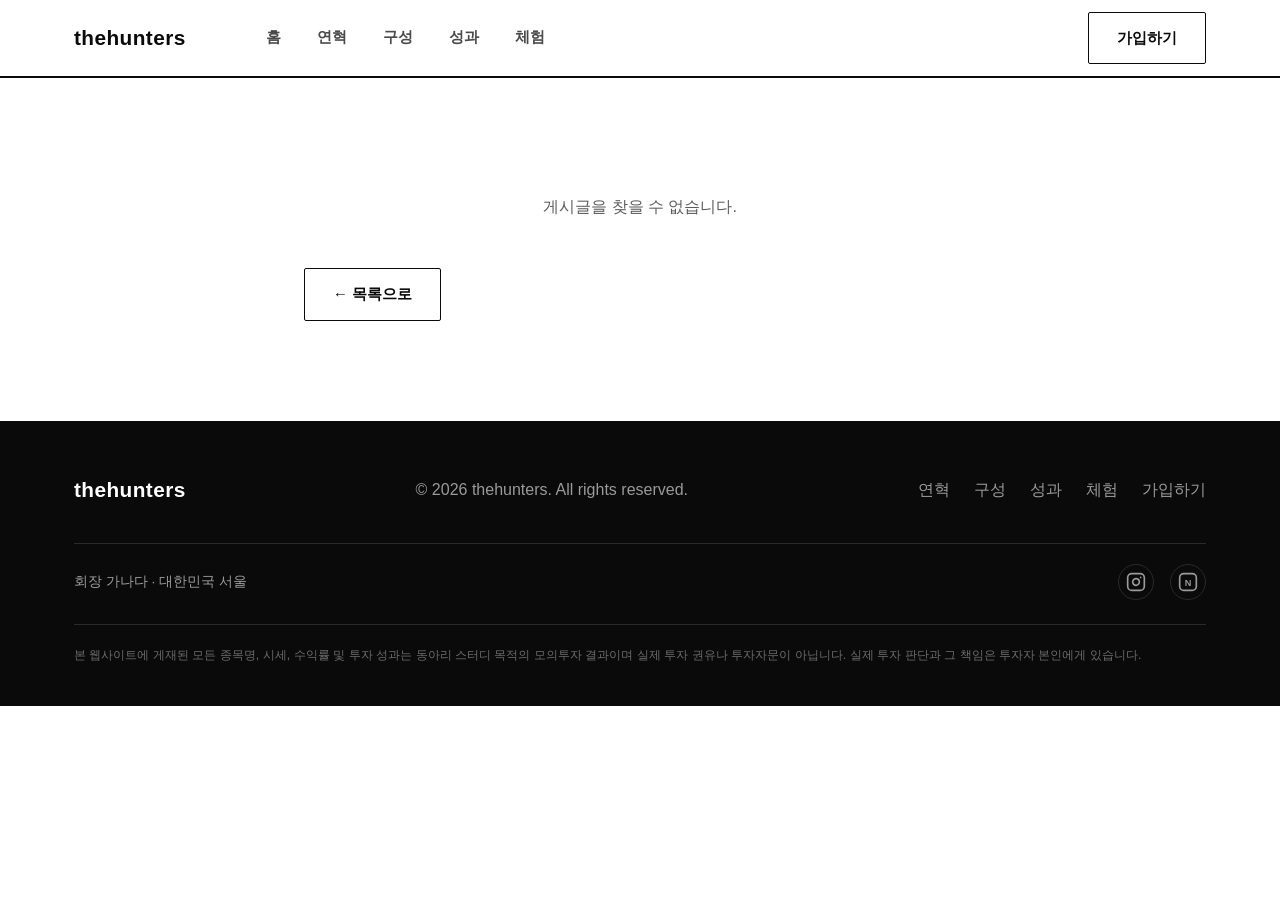
<file: post.html>
<!DOCTYPE html>
<html lang="ko">
<head>
<meta charset="UTF-8">
<meta name="viewport" content="width=device-width, initial-scale=1.0">
<title>소식 | thehunters</title>
<link rel="stylesheet" href="styles.css">
</head>
<body>

<header class="header" id="header">
  <div class="container header-inner">
    <a href="index.html" class="logo">thehunters</a>
    <nav class="nav" id="nav">
      <a href="index.html">홈</a>
      <a href="history.html">연혁</a>
      <a href="organization.html">구성</a>
      <a href="achievements.html">성과</a>
      <a href="index.html#etc">체험</a>
    </nav>
    <a href="https://842ba78f.the-hunters.pages.dev" target="_blank" rel="noopener" class="btn btn-cta">가입하기</a>
    <button class="menu-toggle" id="menuToggle" aria-label="메뉴 열기">
      <span></span><span></span><span></span>
    </button>
  </div>
</header>

<main>
  <section class="post">
    <div class="container post-inner" id="postDetail"></div>
  </section>
</main>

<footer class="footer">
  <div class="container footer-inner-wrap">
    <div class="footer-inner">
      <a href="index.html" class="logo">thehunters</a>
      <p>&copy; <span id="year"></span> thehunters. All rights reserved.</p>
      <div class="footer-links">
        <a href="history.html">연혁</a>
        <a href="organization.html">구성</a>
        <a href="achievements.html">성과</a>
        <a href="index.html#etc">체험</a>
        <a href="https://842ba78f.the-hunters.pages.dev" target="_blank" rel="noopener">가입하기</a>
      </div>
    </div>
    <div class="footer-contact">
      <p class="footer-meta">회장 가나다 · 대한민국 서울</p>
      <div class="footer-social">
        <a href="https://www.instagram.com/thehunters.investment/" target="_blank" rel="noopener" class="footer-icon" aria-label="인스타그램" title="인스타그램">
          <svg viewBox="0 0 24 24" width="20" height="20" fill="none" stroke="currentColor" stroke-width="2" stroke-linecap="round" stroke-linejoin="round">
            <rect x="2" y="2" width="20" height="20" rx="5"/>
            <path d="M16 11.37A4 4 0 1 1 12.63 8 4 4 0 0 1 16 11.37z"/>
            <line x1="17.5" y1="6.5" x2="17.51" y2="6.5"/>
          </svg>
        </a>
        <a href="https://cafe.naver.com/f-e/cafes/31650384/menus/45?viewType=L" target="_blank" rel="noopener" class="footer-icon" aria-label="네이버 카페" title="네이버 카페">
          <svg viewBox="0 0 24 24" width="20" height="20" fill="none" stroke="currentColor" stroke-width="2" stroke-linecap="round" stroke-linejoin="round">
            <rect x="2" y="2" width="20" height="20" rx="5"/>
            <text x="12" y="16.5" text-anchor="middle" fill="currentColor" stroke="none" font-size="11" font-weight="800">N</text>
          </svg>
        </a>
      </div>
    </div>
    <p class="disclaimer">본 웹사이트에 게재된 모든 종목명, 시세, 수익률 및 투자 성과는 동아리 스터디 목적의 모의투자 결과이며 실제 투자 권유나 투자자문이 아닙니다. 실제 투자 판단과 그 책임은 투자자 본인에게 있습니다.</p>
  </div>
</footer>

<script src="script.js"></script>
</body>
</html>
</file>
<file: styles.css>
:root {
  --color-black: #0a0a0a;
  --color-ink: #171717;
  --color-text: #171717;
  --color-text-muted: #5c5c5c;
  --color-bg: #ffffff;
  --color-bg-alt: #f5f5f5;
  --color-border: #e2e2e2;
  --color-up: #d0212c;
  --color-down: #1a56db;
  --color-up-bg: #fbe9ea;
  --color-correct: #1a7f37;
  --color-correct-bg: #e8f5ec;
  --radius: 2px;
  --shadow: 0 12px 32px rgba(0, 0, 0, 0.08);
  --max-width: 1180px;
  font-size: 16px;
}

* { box-sizing: border-box; }

html { scroll-behavior: smooth; }

body {
  margin: 0;
  font-family: "Pretendard", "Noto Sans KR", "Apple SD Gothic Neo", "Malgun Gothic", -apple-system, BlinkMacSystemFont, sans-serif;
  color: var(--color-text);
  background: var(--color-bg);
  line-height: 1.65;
}

img { max-width: 100%; display: block; }

a { color: inherit; text-decoration: none; }

ul, ol { list-style: none; margin: 0; padding: 0; }

.container {
  max-width: var(--max-width);
  margin: 0 auto;
  padding: 0 24px;
}

.eyebrow {
  color: var(--color-black);
  font-weight: 700;
  letter-spacing: 0.1em;
  text-transform: uppercase;
  margin: 0 0 14px;
  font-size: 0.82rem;
  position: relative;
  padding-left: 16px;
}

.eyebrow::before {
  content: "";
  position: absolute;
  left: 0;
  top: 50%;
  transform: translateY(-50%);
  width: 8px;
  height: 8px;
  background: var(--color-black);
}

h1, h2, h3 { line-height: 1.35; margin: 0 0 16px; color: var(--color-black); }
h1 { font-size: clamp(2rem, 4vw, 3rem); letter-spacing: -0.01em; }
h2 { font-size: clamp(1.6rem, 3vw, 2.2rem); letter-spacing: -0.01em; }
h3 { font-size: 1.2rem; }

/* Header */
.header {
  position: sticky;
  top: 0;
  z-index: 100;
  background: #fff;
  border-bottom: 2px solid var(--color-black);
}

.header-inner {
  display: flex;
  align-items: center;
  justify-content: space-between;
  height: 76px;
  gap: 24px;
}

.logo {
  font-weight: 800;
  font-size: 1.3rem;
  letter-spacing: 0.02em;
  color: var(--color-black);
}

.logo span { font-weight: 400; }

.nav {
  display: flex;
  gap: 36px;
  margin-right: auto;
  margin-left: 56px;
}

.nav a {
  font-weight: 600;
  font-size: 0.95rem;
  color: #4a4a4a;
  transition: color 0.2s ease;
  padding: 4px 0;
  border-bottom: 2px solid transparent;
}

.nav a:hover { color: var(--color-black); border-bottom-color: var(--color-black); }

.nav a.active { color: var(--color-black); border-bottom-color: var(--color-black); }

.menu-toggle {
  display: none;
  flex-direction: column;
  gap: 5px;
  background: none;
  border: none;
  cursor: pointer;
  padding: 8px;
}

.menu-toggle span {
  width: 22px;
  height: 2px;
  background: var(--color-black);
  border-radius: 2px;
}

/* Buttons */
.btn {
  display: inline-flex;
  align-items: center;
  justify-content: center;
  padding: 13px 28px;
  border-radius: var(--radius);
  font-weight: 700;
  font-size: 0.92rem;
  transition: background 0.15s ease, color 0.15s ease, border-color 0.15s ease;
  cursor: pointer;
  border: 1.5px solid transparent;
  white-space: nowrap;
}

.btn-primary {
  background: var(--color-black);
  color: #fff;
}

.btn-primary:hover { background: #2a2a2a; }

.btn-outline {
  background: transparent;
  border-color: var(--color-black);
  color: var(--color-black);
}

.btn-outline:hover {
  background: var(--color-black);
  color: #fff;
}

.btn-cta {
  background: #fff;
  border-color: var(--color-black);
  color: var(--color-black);
}

.btn-cta:hover { background: var(--color-black); color: #fff; }

.btn-block { width: 100%; }

/* Hero */
.hero {
  padding: 88px 0 80px;
  background: var(--color-black);
  color: #fff;
}

.hero .eyebrow { color: #fff; }
.hero .eyebrow::before { background: #fff; }

.hero h1 { color: #fff; }

.hero-inner { max-width: 1100px; margin: 0 auto; }

.hero-top {
  display: grid;
  grid-template-columns: 1.15fr 0.85fr;
  gap: 48px;
  align-items: center;
  text-align: left;
}

.hero-video-wrap {
  position: relative;
  aspect-ratio: 16 / 9;
  border-radius: var(--radius);
  overflow: hidden;
  background: #111;
  border: 1px solid #2a2a2a;
}

.hero-video {
  width: 100%;
  height: 100%;
  object-fit: cover;
  display: block;
  opacity: 0;
  pointer-events: none;
  transition: opacity 0.4s ease;
}

.hero-video.loaded { opacity: 1; }

.hero-carousel {
  position: relative;
  min-height: 340px;
}

.hero-slide {
  position: absolute;
  inset: 0;
  display: flex;
  flex-direction: column;
  align-items: flex-start;
  justify-content: center;
  opacity: 0;
  pointer-events: none;
  transition: opacity 0.3s ease;
}

.hero-slide.active {
  opacity: 1;
  pointer-events: auto;
}

.hero-controls {
  display: flex;
  align-items: center;
  gap: 14px;
  margin: 32px 0 0;
}

.hero-nav-btn {
  display: inline-flex;
  align-items: center;
  justify-content: center;
  width: 28px;
  height: 28px;
  border-radius: 999px;
  border: 1px solid #2a2a2a;
  background: transparent;
  color: #9a9a9a;
  cursor: pointer;
  flex-shrink: 0;
  transition: border-color 0.15s ease, color 0.15s ease;
}

.hero-nav-btn:hover { color: #fff; border-color: #565656; }

.hero-desc {
  color: #b3b3b3;
  font-size: 1.08rem;
  margin: 0 0 28px;
  max-width: 520px;
}

.hero-actions {
  display: flex;
  gap: 16px;
  justify-content: flex-start;
  flex-wrap: wrap;
}

.hero .btn-primary {
  background: #fff;
  color: var(--color-black);
}
.hero .btn-primary:hover { background: #d9d9d9; }

.hero .btn-outline {
  border-color: #4a4a4a;
  color: #fff;
}

.hero .btn-outline:hover {
  background: #fff;
  color: var(--color-black);
  border-color: #fff;
}

.hero-stats {
  display: flex;
  justify-content: center;
  gap: 56px;
  flex-wrap: wrap;
  border-top: 1px solid #2a2a2a;
  margin-top: 56px;
  padding-top: 40px;
}

.stat { display: flex; flex-direction: column; }
.stat strong { font-size: 2rem; font-weight: 800; color: #fff; }
.stat strong .unit { font-size: 1.1rem; font-weight: 600; margin-left: 2px; }
.stat span { color: #9a9a9a; font-size: 0.88rem; margin-top: 4px; }

/* Section head */
.section-head {
  text-align: center;
  max-width: 640px;
  margin: 0 auto 52px;
}

.section-desc { color: var(--color-text-muted); }

/* History / Timeline */
.history { padding: 100px 0; background: var(--color-bg); }

.timeline {
  position: relative;
  max-width: 780px;
  margin: 0 auto;
  padding-left: 32px;
  border-left: 2px solid var(--color-border);
}

.timeline-item {
  position: relative;
  padding-bottom: 44px;
}

.timeline-item:last-child { padding-bottom: 0; }

.timeline-item::before {
  content: "";
  position: absolute;
  left: -38px;
  top: 4px;
  width: 12px;
  height: 12px;
  border-radius: 50%;
  background: var(--color-black);
  border: 2px solid #fff;
  box-shadow: 0 0 0 2px var(--color-black);
}

.timeline-year {
  font-weight: 800;
  color: var(--color-black);
  font-size: 1.1rem;
  margin-bottom: 6px;
}

.timeline-content h3 { margin-bottom: 8px; font-size: 1.1rem; }
.timeline-content p { color: var(--color-text-muted); margin: 0; }

/* Organization */
.organization { padding: 100px 0; background: var(--color-bg-alt); }

.org-lead {
  display: flex;
  justify-content: center;
  gap: 24px;
  flex-wrap: wrap;
  margin-bottom: 32px;
}

.org-lead-card {
  background: var(--color-black);
  color: #fff;
  border-radius: var(--radius);
  padding: 32px 40px;
  text-align: center;
  min-width: 220px;
}

.org-lead-card h3 { color: #fff; margin-bottom: 8px; }
.org-lead-card p { color: #b3b3b3; margin: 0; font-size: 0.92rem; }

.org-role {
  color: #fff;
  font-weight: 700;
  font-size: 0.85rem;
  letter-spacing: 0.06em;
  text-transform: uppercase;
  margin-bottom: 10px;
  opacity: 0.7;
}

.org-subhead {
  text-align: center;
  font-weight: 700;
  letter-spacing: 0.06em;
  text-transform: uppercase;
  font-size: 0.85rem;
  color: var(--color-text-muted);
  margin: 0 0 20px;
}

.org-grid {
  display: grid;
  grid-template-columns: repeat(5, 1fr);
  gap: 20px;
}

.org-card {
  background: #fff;
  border: 1px solid var(--color-border);
  border-top: 3px solid var(--color-black);
  border-radius: var(--radius);
  padding: 28px 24px;
  text-align: center;
  transition: transform 0.2s ease, box-shadow 0.2s ease;
}

.org-card:hover {
  transform: translateY(-4px);
  box-shadow: var(--shadow);
}

.org-icon { font-size: 1.8rem; margin-bottom: 12px; }

.org-card p { color: var(--color-text-muted); margin: 0; font-size: 0.92rem; }

/* Achievements */
.achievements { padding: 100px 0; background: var(--color-bg); }

.achievement-stats {
  display: grid;
  grid-template-columns: repeat(5, 1fr);
  gap: 20px;
  margin-bottom: 64px;
}

.stat-card {
  text-align: center;
  padding: 32px 16px;
  background: var(--color-black);
  color: #fff;
  border-radius: var(--radius);
}

.stat-card strong {
  display: block;
  font-size: 2rem;
  font-weight: 800;
  color: #fff;
  margin-bottom: 6px;
}

.stat-card span { color: #9a9a9a; font-size: 0.9rem; }

.media-map {
  max-width: 920px;
  margin: 0 auto 64px;
  background: var(--color-bg-alt);
  border-radius: var(--radius);
  padding: 40px;
}

.media-map h3 { text-align: center; margin-bottom: 8px; }

.media-map-desc {
  text-align: center;
  color: var(--color-text-muted);
  font-size: 0.92rem;
  margin: 0 0 28px;
}

.media-map-body {
  display: flex;
  align-items: flex-start;
  gap: 32px;
  flex-wrap: wrap;
}

.kr-map {
  display: block;
  width: 100%;
  height: auto;
  flex: 1 1 460px;
  max-width: 560px;
  min-width: 0;
}

.kr-shape {
  fill: #e4e4e4;
  stroke: #bdbdbd;
  stroke-width: 1;
  stroke-linejoin: round;
}

.leader-line {
  stroke: #b3b3b3;
  stroke-width: 1.5;
  stroke-dasharray: 4 4;
}

.seoul-dot { cursor: pointer; }

.seoul-dot .pulse {
  fill: var(--color-black);
  opacity: 0.25;
  animation: seoul-pulse 2.4s ease-out infinite;
  transform-origin: 76.1px 111.3px;
}

.seoul-dot .dot {
  fill: var(--color-black);
  transition: fill 0.15s ease, r 0.15s ease;
}

.seoul-dot:hover .dot,
.seoul-dot:focus-visible .dot,
.seoul-dot.active .dot {
  fill: var(--color-up);
  r: 5;
}

.seoul-dot:focus-visible {
  outline: 2px dashed var(--color-up);
  outline-offset: 3px;
}

@keyframes seoul-pulse {
  0% { transform: scale(1); opacity: 0.35; }
  100% { transform: scale(2.4); opacity: 0; }
}

.seoul-zoom {
  transform-origin: 76.1px 111.3px;
  transform: scale(0.2);
  opacity: 0;
  pointer-events: none;
  transition: transform 0.5s cubic-bezier(0.22, 1, 0.36, 1), opacity 0.35s ease;
}

.seoul-zoom.open {
  transform: scale(1);
  opacity: 1;
  pointer-events: auto;
}

.inset-bubble {
  fill: #fff;
  stroke: var(--color-black);
  stroke-width: 1.5;
}

.media-pin { cursor: pointer; }

.media-pin .pin-hit {
  fill: transparent;
}

.media-pin .pin-leader {
  stroke: #9a9a9a;
  stroke-width: 1.2;
}

.media-pin .pin-dot {
  fill: var(--color-black);
  stroke: #fff;
  stroke-width: 2;
  transition: r 0.15s ease, fill 0.15s ease;
}

.media-pin text {
  font-size: 13px;
  font-weight: 700;
  fill: var(--color-text);
  transition: fill 0.15s ease;
}

.media-pin:hover .pin-dot,
.media-pin:focus-visible .pin-dot,
.media-pin.active .pin-dot {
  fill: var(--color-up);
  r: 9;
}

.media-pin:hover text,
.media-pin:focus-visible text,
.media-pin.active text {
  fill: var(--color-up);
}

.media-pin:focus-visible {
  outline: 2px dashed var(--color-up);
  outline-offset: 3px;
  border-radius: 4px;
}

.media-detail {
  flex: 1 1 260px;
  min-width: 240px;
  background: #fff;
  border: 1px solid var(--color-border);
  border-top: 3px solid var(--color-black);
  border-radius: var(--radius);
  padding: 28px;
  align-self: stretch;
  display: flex;
  flex-direction: column;
  justify-content: center;
  gap: 10px;
}

.media-detail-placeholder {
  color: var(--color-text-muted);
  margin: 0;
  text-align: center;
}

.media-detail-logo {
  max-width: min(260px, 100%);
  max-height: 130px;
  width: auto;
  height: auto;
  object-fit: contain;
  align-self: center;
  margin-bottom: 4px;
}

.media-detail-name {
  font-weight: 800;
  font-size: 1.1rem;
  color: var(--color-black);
}

.media-detail-meta {
  color: var(--color-text-muted);
  font-size: 0.92rem;
  margin: 0;
}

.media-detail-link {
  margin-top: 8px;
  align-self: flex-start;
}

/* Board (성과 게시판) */
.board {
  margin-top: 48px;
}

.board-head {
  display: flex;
  align-items: baseline;
  justify-content: space-between;
  margin-bottom: 16px;
}

.board-head h3 { margin: 0; }

.board-list {
  display: flex;
  flex-direction: column;
  border-top: 2px solid var(--color-black);
}

.board-row {
  display: flex;
  align-items: center;
  gap: 20px;
  padding: 18px 8px;
  border-bottom: 1px solid var(--color-border);
  color: inherit;
  transition: background 0.15s ease;
}

.board-row:hover { background: var(--color-bg-alt); }

.board-category {
  flex: 0 0 auto;
  font-size: 0.8rem;
  font-weight: 700;
  color: #fff;
  background: var(--color-black);
  padding: 4px 10px;
  border-radius: 999px;
}

.board-title {
  flex: 1 1 auto;
  font-weight: 600;
}

.board-date {
  flex: 0 0 auto;
  color: var(--color-text-muted);
  font-size: 0.88rem;
}

/* Post detail page */
.post {
  padding: 100px 0;
  background: var(--color-bg);
}

.post-inner {
  max-width: 720px;
  margin: 0 auto;
}

.post-inner h1 {
  font-size: clamp(1.6rem, 3vw, 2.1rem);
  margin: 8px 0 16px;
}

.post-date {
  color: var(--color-text-muted);
  font-size: 0.9rem;
  margin: 0 0 32px;
}

.post-body p {
  margin: 0 0 20px;
  line-height: 1.8;
  color: var(--color-text);
}

.post-not-found {
  text-align: center;
  color: var(--color-text-muted);
  margin-bottom: 24px;
}

.post-back {
  margin-top: 24px;
}

@media (max-width: 560px) {
  .board-row { flex-wrap: wrap; gap: 8px 16px; }
  .board-date { width: 100%; order: 3; }
}

/* Etc */
.etc { padding: 100px 0; background: var(--color-bg-alt); }

.etc-grid {
  display: grid;
  grid-template-columns: repeat(2, 1fr);
  gap: 24px;
  max-width: 860px;
  margin: 0 auto;
}

.etc-card {
  background: #fff;
  border: 1px solid var(--color-border);
  border-top: 3px solid var(--color-black);
  border-radius: var(--radius);
  padding: 36px 32px;
  display: flex;
  flex-direction: column;
  gap: 6px;
  transition: transform 0.2s ease, box-shadow 0.2s ease;
}

.etc-card:hover {
  transform: translateY(-4px);
  box-shadow: var(--shadow);
}

.etc-icon { font-size: 2rem; margin-bottom: 8px; }

.etc-card p {
  color: var(--color-text-muted);
  margin: 0 0 16px;
  flex-grow: 1;
}

.etc-link {
  font-weight: 700;
  color: var(--color-black);
}

.tool-embed { padding: 100px 0; background: var(--color-bg); }
.tool-embed-alt { background: var(--color-bg-alt); }

/* Mock invest steps */
.mi-help {
  color: var(--color-text-muted);
  margin: 0 0 24px;
}

.mi-period-row {
  display: grid;
  grid-template-columns: 1fr 1fr;
  gap: 20px;
  max-width: 480px;
  margin-bottom: 20px;
}

.mi-select {
  padding: 14px 16px;
  border-radius: var(--radius);
  border: 1.5px solid var(--color-border);
  font-family: inherit;
  font-size: 1rem;
  background: #fff;
  width: 100%;
}

.mi-select:focus { outline: none; border-color: var(--color-black); }

.mi-error {
  color: var(--color-up);
  font-size: 0.88rem;
  margin: 0 0 16px;
}

.mi-stock-search {
  margin-bottom: 16px;
  max-width: 360px;
}

.mi-stock-grid {
  display: grid;
  grid-template-columns: repeat(auto-fill, minmax(130px, 1fr));
  gap: 12px;
  max-height: 360px;
  overflow-y: auto;
  padding: 4px 4px 4px 0;
  margin-bottom: 20px;
}

.mi-stock-btn {
  padding: 16px;
  border-radius: var(--radius);
  border: 1.5px solid var(--color-border);
  background: #fff;
  font-family: inherit;
  font-size: 0.95rem;
  font-weight: 600;
  cursor: pointer;
  transition: border-color 0.15s ease, background 0.15s ease, color 0.15s ease;
}

.mi-stock-btn:hover { border-color: var(--color-black); }

.mi-stock-btn.selected {
  background: var(--color-black);
  border-color: var(--color-black);
  color: #fff;
}

.mi-trade-controls {
  justify-content: flex-start;
  margin: 24px 0 8px;
}

.mi-next-btn { margin-top: 8px; }

.mi-result-list {
  display: flex;
  flex-direction: column;
  gap: 12px;
  margin: 0 0 24px;
}

.mi-result-list li {
  display: flex;
  justify-content: space-between;
  padding-bottom: 12px;
  border-bottom: 1px solid var(--color-border);
  font-weight: 600;
}

.mi-result-list li:last-child { border-bottom: none; padding-bottom: 0; }

/* Contact */
.contact { padding: 100px 0; background: var(--color-bg-alt); }

.recruit-grid {
  display: grid;
  grid-template-columns: repeat(2, 1fr);
  gap: 20px;
  max-width: 760px;
  margin: 0 auto;
}

.recruit-card {
  background: #fff;
  border: 1px solid var(--color-border);
  border-top: 3px solid var(--color-black);
  border-radius: var(--radius);
  padding: 28px 28px 24px;
  transition: transform 0.2s ease, box-shadow 0.2s ease;
}

.recruit-card:hover {
  transform: translateY(-4px);
  box-shadow: var(--shadow);
}

.recruit-icon { font-size: 1.8rem; margin-bottom: 10px; }

.recruit-card h3 { margin-bottom: 8px; font-size: 1.05rem; }

.recruit-card p {
  color: var(--color-text-muted);
  margin: 0;
  font-size: 0.92rem;
  line-height: 1.6;
}

.recruit-cta {
  max-width: 640px;
  margin: 36px auto 0;
}

.contact-form {
  max-width: 640px;
  margin: 0 auto;
  display: flex;
  flex-direction: column;
  gap: 20px;
}

.form-row {
  display: grid;
  grid-template-columns: 1fr 1fr;
  gap: 20px;
}

.form-group { display: flex; flex-direction: column; gap: 8px; }

.form-group label { font-weight: 600; font-size: 0.9rem; }

.form-group input,
.form-group textarea {
  padding: 14px 16px;
  border-radius: var(--radius);
  border: 1.5px solid var(--color-border);
  font-family: inherit;
  font-size: 1rem;
  resize: vertical;
  background: #fff;
  transition: border-color 0.15s ease;
}

.form-group input:focus,
.form-group textarea:focus {
  outline: none;
  border-color: var(--color-black);
}

.form-status {
  text-align: center;
  font-weight: 600;
  min-height: 1.2em;
  color: var(--color-black);
}

/* Tool pages (mock invest / quiz) */
.container-narrow { max-width: 720px; }

.tool-intro {
  padding: 64px 0 40px;
  background: var(--color-black);
  color: #fff;
  text-align: center;
}

.tool-intro .eyebrow { color: #fff; }
.tool-intro .eyebrow::before { background: #fff; }
.tool-intro h1 { color: #fff; }
.tool-intro .section-desc { color: #b3b3b3; max-width: 560px; margin: 0 auto; }

.tool-body { padding: 56px 0 100px; background: var(--color-bg); }

.portfolio-stats {
  display: grid;
  grid-template-columns: repeat(4, 1fr);
  gap: 20px;
  margin-bottom: 40px;
}

.tool-panel {
  background: var(--color-bg-alt);
  border-radius: var(--radius);
  padding: 32px;
  margin-bottom: 24px;
}

.tool-panel h3 { margin-bottom: 20px; }

.btn-small { padding: 8px 16px; font-size: 0.82rem; }

.trade-controls {
  display: flex;
  align-items: center;
  justify-content: flex-end;
  gap: 6px;
}

.qty-input {
  width: 64px;
  padding: 8px;
  border-radius: var(--radius);
  border: 1.5px solid var(--color-border);
  font-family: inherit;
  font-size: 0.85rem;
  text-align: right;
}

.qty-input:focus { outline: none; border-color: var(--color-black); }

.quiz-card {
  background: var(--color-bg-alt);
  border-radius: var(--radius);
  padding: 40px;
}

.quiz-progress {
  font-weight: 700;
  color: var(--color-text-muted);
  font-size: 0.85rem;
  letter-spacing: 0.04em;
  text-transform: uppercase;
  margin: 0 0 12px;
}

.quiz-question { font-size: 1.3rem; margin-bottom: 24px; }

.quiz-options {
  display: flex;
  flex-direction: column;
  gap: 12px;
  margin-bottom: 20px;
}

.quiz-option {
  text-align: left;
  padding: 16px 20px;
  border-radius: var(--radius);
  border: 1.5px solid var(--color-border);
  background: #fff;
  font-family: inherit;
  font-size: 0.98rem;
  font-weight: 500;
  cursor: pointer;
  transition: border-color 0.15s ease, background 0.15s ease;
}

.quiz-option:hover:not(:disabled) { border-color: var(--color-black); }

.quiz-option:disabled { cursor: default; }

.quiz-option.correct {
  border-color: var(--color-correct);
  background: var(--color-correct-bg);
  color: var(--color-correct);
  font-weight: 700;
}

.quiz-option.wrong {
  border-color: var(--color-up);
  background: var(--color-up-bg);
  color: var(--color-up);
  font-weight: 700;
}

.quiz-explain {
  background: #fff;
  border-radius: var(--radius);
  padding: 16px 20px;
  color: var(--color-text-muted);
  font-size: 0.92rem;
  margin: 0 0 20px;
}

.quiz-result { text-align: center; }
.quiz-result .quiz-question { font-size: 1.5rem; }

.quiz-tier {
  display: inline-block;
  font-weight: 800;
  color: #fff;
  background: var(--color-black);
  padding: 8px 20px;
  border-radius: 999px;
  margin-bottom: 16px;
}

.quiz-best {
  color: var(--color-text-muted);
  margin-bottom: 24px;
}

.quiz-actions {
  display: flex;
  justify-content: space-between;
  gap: 12px;
}

.quiz-actions-center { justify-content: center; }

.quiz-menu {
  display: flex;
  flex-direction: column;
  gap: 28px;
}

.quiz-menu-group h3 { margin-bottom: 12px; }

.quiz-menu-buttons {
  display: flex;
  gap: 12px;
  flex-wrap: wrap;
}

.quiz-menu-buttons .btn { flex: 1 1 160px; }

.quiz-chart-wrap {
  background: #fff;
  border-radius: var(--radius);
  padding: 16px;
  margin-bottom: 20px;
}

.quiz-chart { width: 100%; height: auto; display: block; }

.chart-label {
  font-size: 12px;
  fill: var(--color-text-muted);
  font-weight: 600;
}

.chart-callout {
  font-size: 13px;
  fill: var(--color-black);
  font-weight: 800;
}

.chart-bar-label {
  font-size: 13px;
  fill: #fff;
  font-weight: 700;
}

/* Footer */
.footer {
  background: var(--color-black);
  color: #9a9a9a;
  padding: 40px 0;
}

.footer-inner-wrap { display: flex; flex-direction: column; gap: 24px; }

.footer-inner {
  display: flex;
  align-items: center;
  justify-content: space-between;
  flex-wrap: wrap;
  gap: 16px;
}

.footer .logo { color: #fff; }
.footer .logo span { font-weight: 400; }

.footer-links { display: flex; gap: 24px; }

.footer-links a:hover { color: #fff; }

.footer-contact {
  display: flex;
  flex-wrap: wrap;
  align-items: center;
  justify-content: space-between;
  gap: 16px;
  border-top: 1px solid #2a2a2a;
  padding-top: 20px;
  font-size: 0.85rem;
}

.footer-meta { margin: 0; }

.footer-social { display: flex; gap: 16px; align-items: center; }

.footer-icon {
  display: inline-flex;
  align-items: center;
  justify-content: center;
  width: 36px;
  height: 36px;
  border-radius: 999px;
  border: 1px solid #2a2a2a;
  color: #9a9a9a;
  transition: border-color 0.15s ease, color 0.15s ease;
}

.footer-icon:hover {
  color: #fff;
  border-color: #565656;
}

.disclaimer {
  font-size: 0.78rem;
  color: #6b6b6b;
  line-height: 1.7;
  border-top: 1px solid #2a2a2a;
  padding-top: 20px;
  margin: 0;
}

/* Responsive */
@media (max-width: 900px) {
  .nav { display: none; }
  .menu-toggle { display: flex; }
  .btn-cta { display: none; }
  .nav.open {
    display: flex;
    position: absolute;
    top: 76px;
    left: 0;
    right: 0;
    background: #fff;
    flex-direction: column;
    gap: 4px;
    padding: 16px 24px;
    border-bottom: 2px solid var(--color-black);
  }
  .nav.open a { padding: 10px 0; }
  .hero-top { grid-template-columns: 1fr; gap: 32px; }
  .org-grid { grid-template-columns: 1fr 1fr; }
  .achievement-stats { grid-template-columns: 1fr 1fr; }
  .form-row { grid-template-columns: 1fr; }
  .media-map-body { flex-direction: column; }
  .media-detail { width: 100%; }
  .etc-grid { grid-template-columns: 1fr; }
  .recruit-grid { grid-template-columns: 1fr; }
  .portfolio-stats { grid-template-columns: 1fr 1fr; }
}

@media (max-width: 560px) {
  .org-grid { grid-template-columns: 1fr; }
  .achievement-stats { grid-template-columns: 1fr 1fr; }
  .hero { padding: 76px 0 60px; }
  .hero-stats { gap: 32px; }
  .hero-carousel { min-height: 420px; }
  .media-map { padding: 28px 20px; }
  .tool-panel { padding: 24px 20px; }
  .quiz-card { padding: 28px 20px; }
  .mi-period-row { grid-template-columns: 1fr; }
}
</file>
